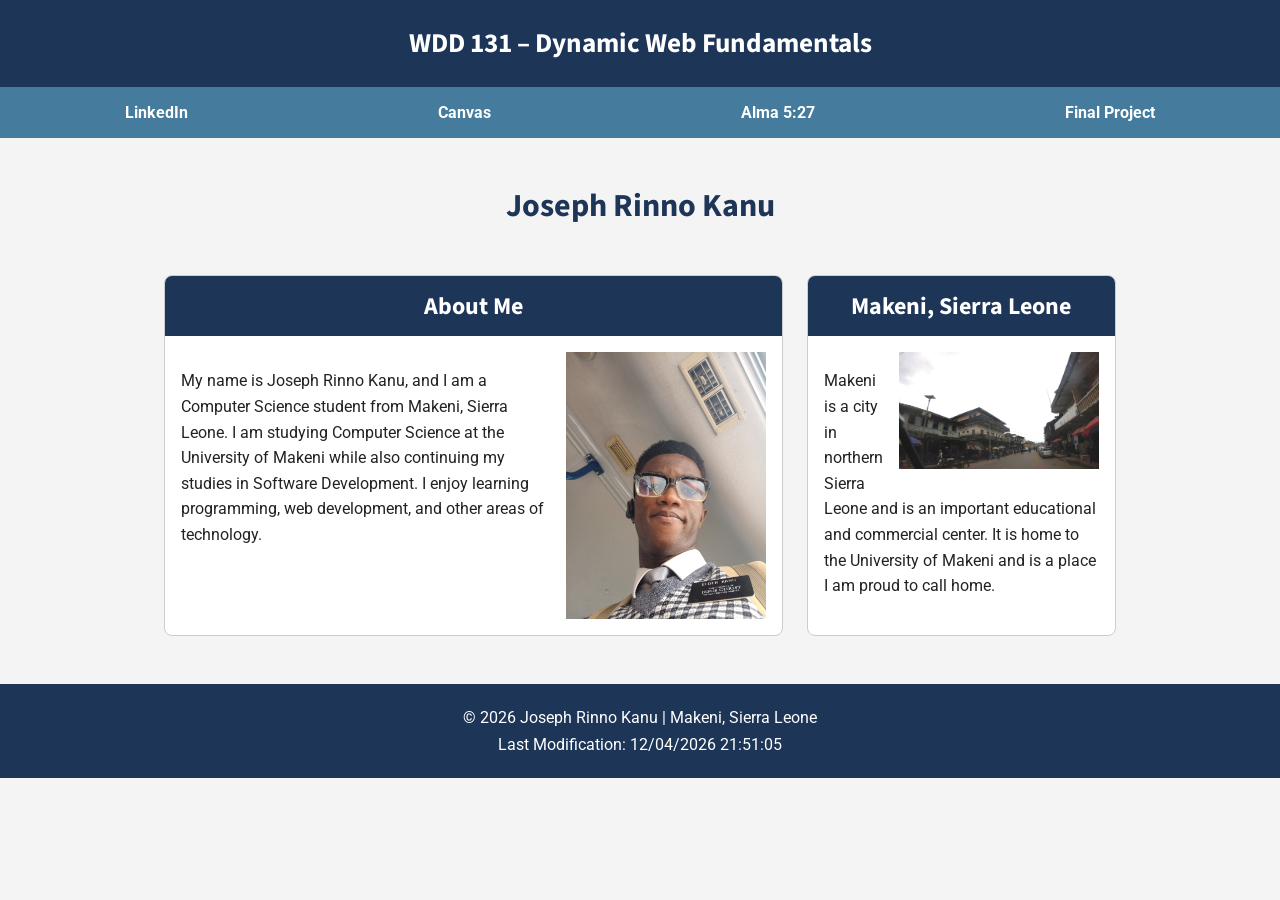
<file: index.html>
<!DOCTYPE html>
<html lang="en">
<head>
    <meta charset="UTF-8">
    <meta name="viewport" content="width=device-width, initial-scale=1.0">

    <title>WDD 131 – Dynamic Web Fundamentals – Joseph Rinno Kanu</title>

    <meta name="description" content="WDD 131 – Dynamic Web Fundamentals course home page for Joseph Rinno Kanu, a Computer Science student from Makeni, Sierra Leone.">

    <meta name="author" content="Joseph Rinno Kanu">

    <link rel="stylesheet" href="styles/base.css">

    <script src="scripts/getdates.js" defer></script>
</head>

<body>

    <header>
        <span id="course-title">WDD 131 – Dynamic Web Fundamentals</span>

        <nav>
            <a href="https://www.linkedin.com/in/morinno-josie-kanu-959b1b407/" target="_blank">LinkedIn</a>

            <a href="https://byupw.instructure.com/" target="_blank">Canvas</a>

            <a href="https://www.churchofjesuschrist.org/study/scriptures/bofm/alma/5?lang=eng&id=p27#p27" target="_blank">Alma 5:27</a>

            <a href="#">Final Project</a>
        </nav>
    </header>

    <main>

        <h1>Joseph Rinno Kanu</h1>

        <section class="card">
            <h2>About Me</h2>

            <img src="images/profile.jpg" alt="Joseph Rinno Kanu">

            <p>
                My name is Joseph Rinno Kanu, and I am a Computer Science student
                from Makeni, Sierra Leone. I am studying Computer Science at the
                University of Makeni while also continuing my studies in Software
                Development. I enjoy learning programming, web development, and
                other areas of technology.
            </p>
        </section>

        <section class="card">
            <h2>Makeni, Sierra Leone</h2>

            <img src="images/makeni.jpg" alt="A view of Makeni, Sierra Leone">

            <p>
                Makeni is a city in northern Sierra Leone and is an important
                educational and commercial center. It is home to the University
                of Makeni and is a place I am proud to call home.
            </p>
        </section>

    </main>

    <footer>

        <p>
            © <span id="currentyear"></span>
            Joseph Rinno Kanu | Makeni, Sierra Leone
        </p>

        <p id="lastModified"></p>

    </footer>

</body>
</html>
</file>
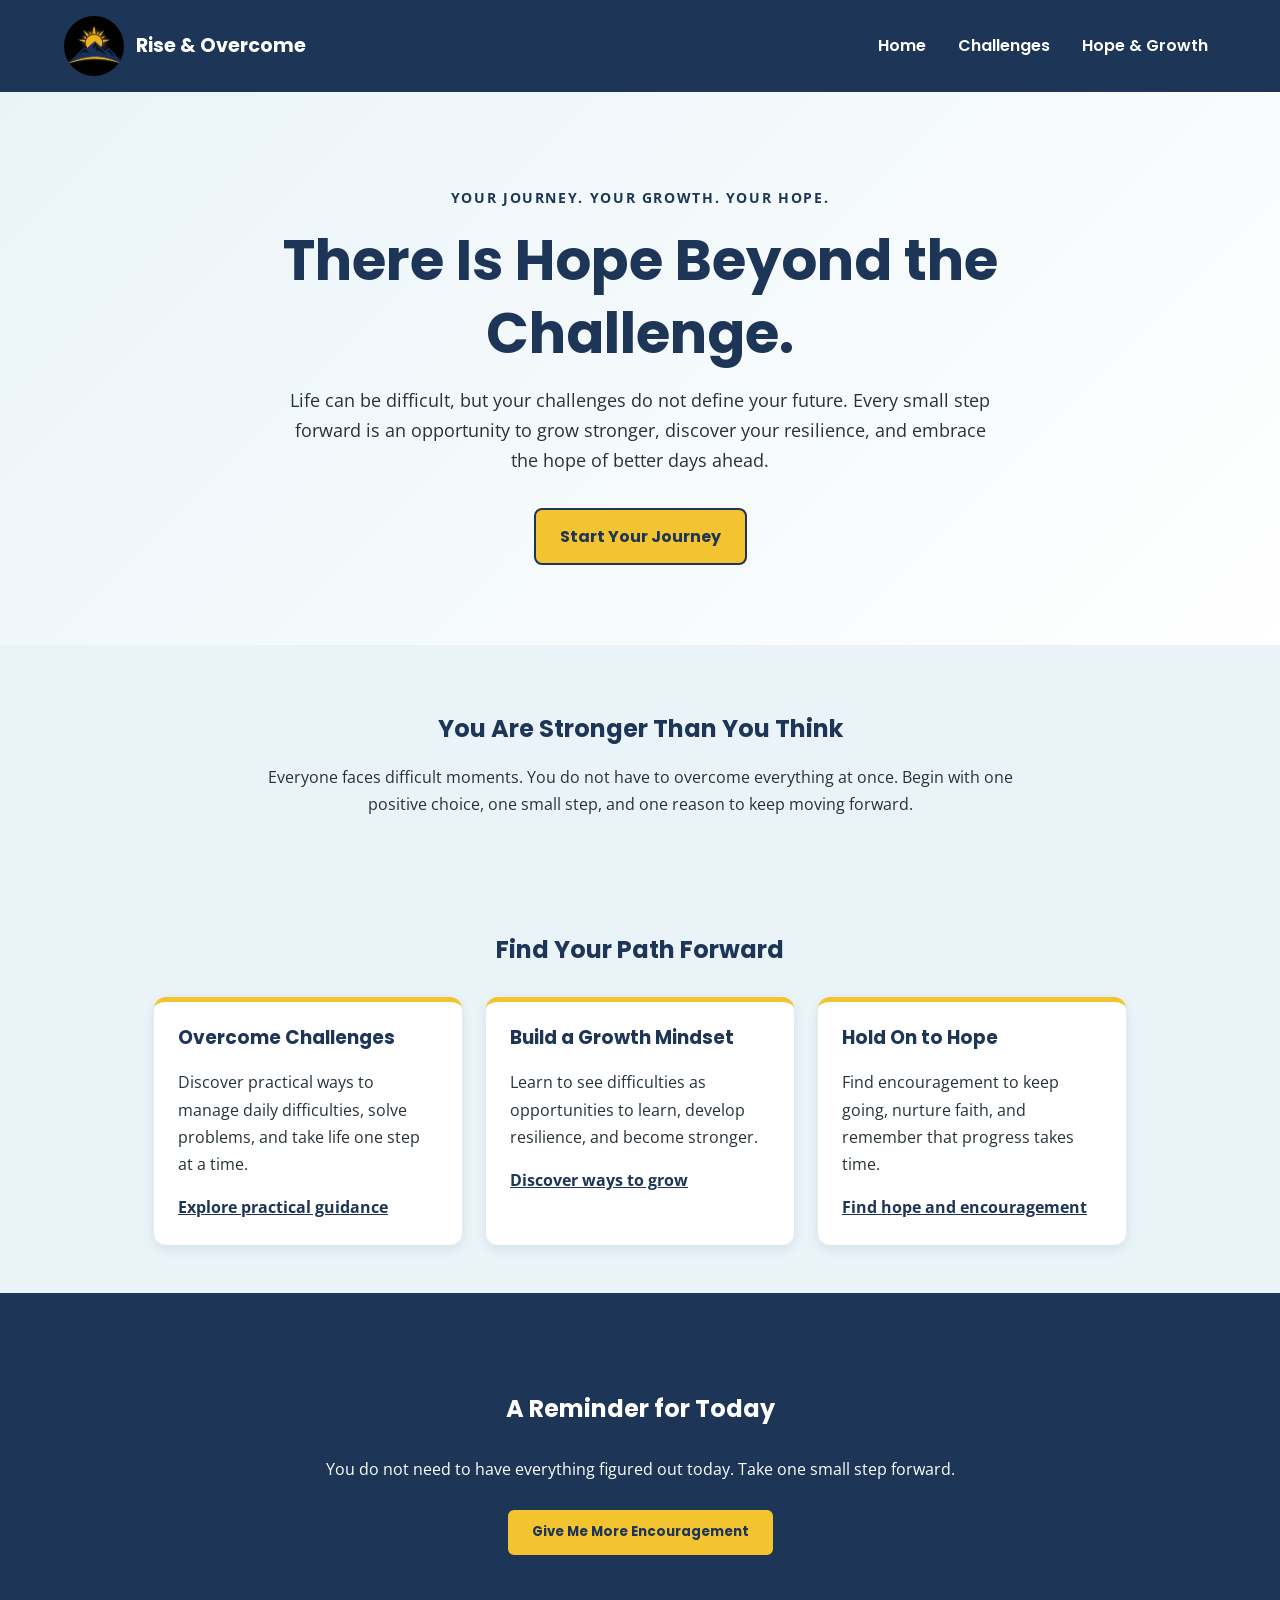
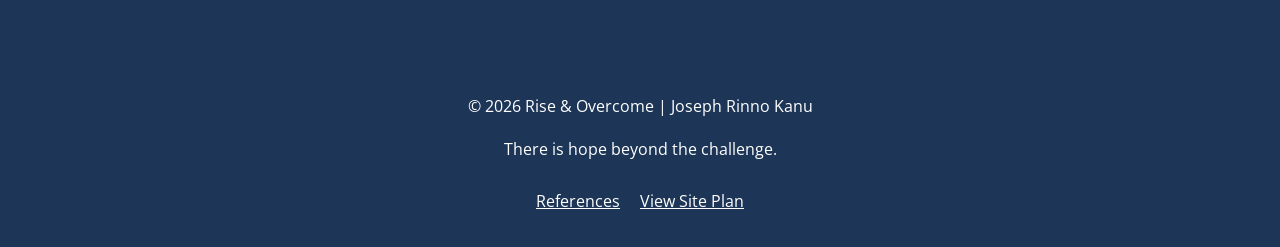
<file: project/index.html>
<!DOCTYPE html>
<html lang="en">
<head>
    <meta charset="UTF-8">
    <meta name="viewport" content="width=device-width, initial-scale=1.0">
    <meta name="description" content="Rise & Overcome offers encouragement and practical guidance to help you build resilience, maintain hope, and overcome life's challenges.">
    <meta name="author" content="Joseph Rinno Kanu">
    <title>Rise & Overcome | There Is Hope Beyond the Challenge</title>

    <link rel="preconnect" href="https://fonts.googleapis.com">
    <link rel="preconnect" href="https://fonts.gstatic.com" crossorigin>
    <link href="https://fonts.googleapis.com/css2?family=Open+Sans:wght@400;600;700&family=Poppins:wght@400;600;700&display=swap" rel="stylesheet">

    <link rel="stylesheet" href="styles/site.css">
    <script src="scripts/site.js" defer></script>
</head>

<body>
    <header>
        <div class="header-content">
            <a class="logo-link" href="index.html">
                <img src="logo.png" alt="Rise & Overcome logo" width="70" height="70">
                <span>Rise & Overcome</span>
            </a>

            <nav aria-label="Main navigation">
                <a href="index.html" aria-current="page">Home</a>
                <a href="challenges.html">Challenges</a>
                <a href="growth.html">Hope & Growth</a>
            </nav>
        </div>
    </header>

    <main>
        <section class="hero">
            <div class="hero-content">
                <p class="eyebrow">YOUR JOURNEY. YOUR GROWTH. YOUR HOPE.</p>

                <h1>There Is Hope Beyond the Challenge.</h1>

                <p class="hero-text">
                    Life can be difficult, but your challenges do not define
                    your future. Every small step forward is an opportunity
                    to grow stronger, discover your resilience, and embrace
                    the hope of better days ahead.
                </p>

                <a class="button" href="challenges.html">Start Your Journey</a>
            </div>
        </section>

        <section class="welcome section-container">
            <h2>You Are Stronger Than You Think</h2>

            <p>
                Everyone faces difficult moments. You do not have to overcome
                everything at once. Begin with one positive choice, one small
                step, and one reason to keep moving forward.
            </p>
        </section>

        <section class="pathways section-container">
            <h2>Find Your Path Forward</h2>

            <div class="card-grid">
                <article class="pathway-card">
                    <h3>Overcome Challenges</h3>
                    <p>
                        Discover practical ways to manage daily difficulties,
                        solve problems, and take life one step at a time.
                    </p>
                    <a href="challenges.html">Explore practical guidance</a>
                </article>

                <article class="pathway-card">
                    <h3>Build a Growth Mindset</h3>
                    <p>
                        Learn to see difficulties as opportunities to learn,
                        develop resilience, and become stronger.
                    </p>
                    <a href="growth.html">Discover ways to grow</a>
                </article>

                <article class="pathway-card">
                    <h3>Hold On to Hope</h3>
                    <p>
                        Find encouragement to keep going, nurture faith,
                        and remember that progress takes time.
                    </p>
                    <a href="growth.html">Find hope and encouragement</a>
                </article>
            </div>
        </section>

        <section class="daily-encouragement">
            <div class="section-container">
                <h2>A Reminder for Today</h2>
                <p id="encouragement">
                    You do not need to have everything figured out today.
                    Take one small step forward.
                </p>
                <button id="encouragement-button" type="button">
                    Give Me More Encouragement
                </button>
            </div>
        </section>
    </main>

    <footer>
        <p>&copy; <span id="current-year"></span> Rise & Overcome | Joseph Rinno Kanu</p>
        <p>There is hope beyond the challenge.</p>
        <a href="references.html">References</a>
        <a href="siteplan.html">View Site Plan</a>
    </footer>
</body>
</html>
</file>
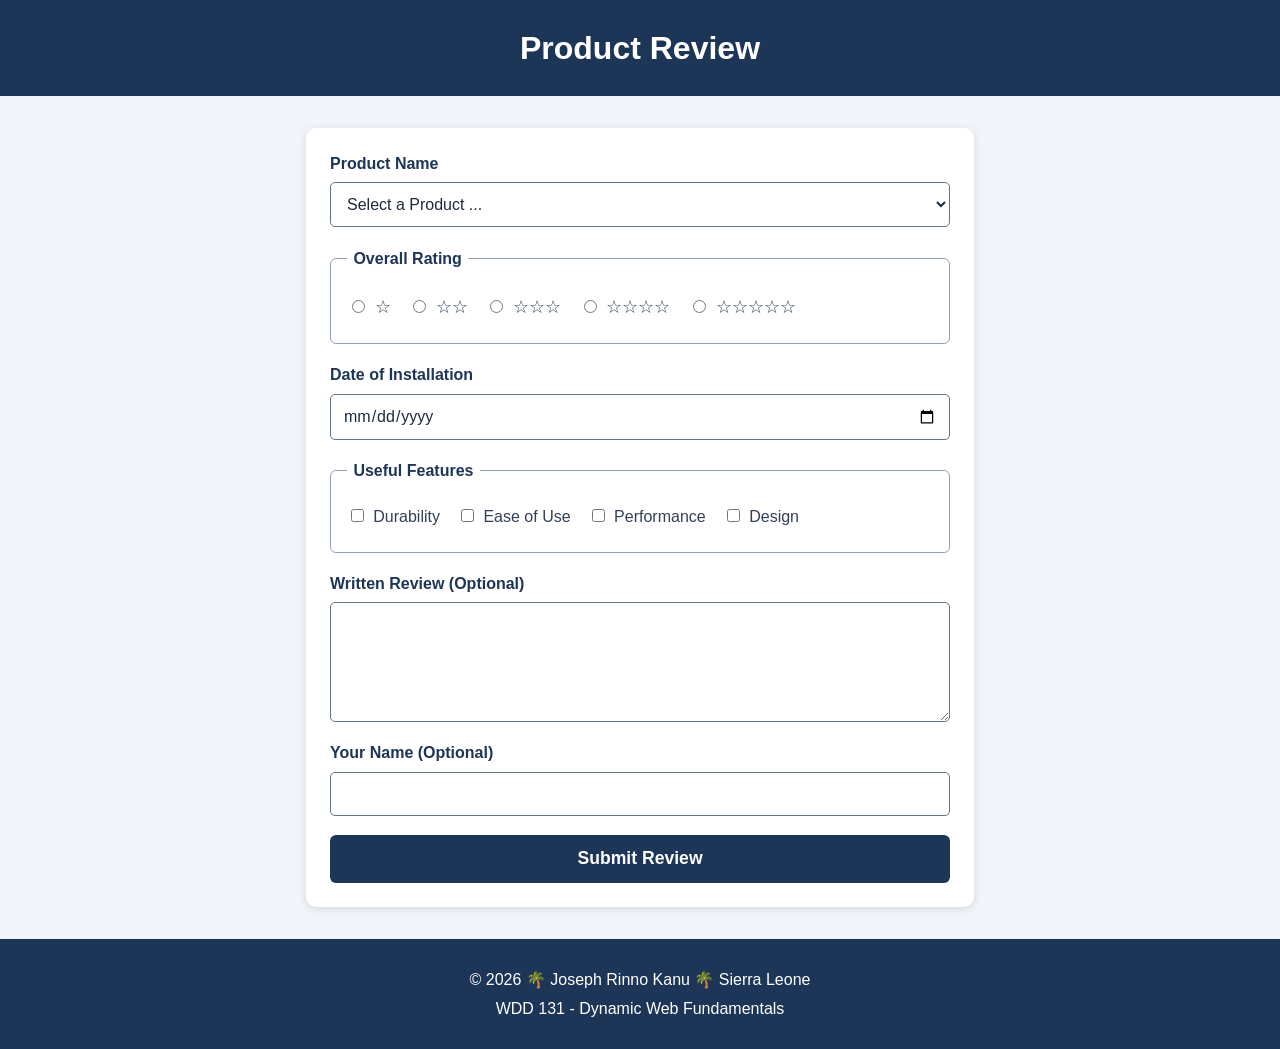
<file: form.html>
<!DOCTYPE html>
<html lang="en">
<head>
    <meta charset="UTF-8">
    <meta name="viewport" content="width=device-width, initial-scale=1.0">

    <meta name="description" content="Complete this product review form to rate a product, share useful features, and provide feedback about your experience.">
    <meta name="author" content="Joseph Rinno Kanu">

    <title>Product Review Form</title>

    <link rel="stylesheet" href="styles/form.css">
    <script src="scripts/form.js" defer></script>
</head>

<body>
    <header>
        <h1>Product Review</h1>
    </header>

    <main>
        <form method="get" action="review.html">

            <label for="productName">Product Name</label>
            <select id="productName" name="productName" required>
                <option value="" disabled selected>Select a Product ...</option>
            </select>

            <fieldset>
                <legend>Overall Rating</legend>

                <label for="rating1">
                    <input type="radio" id="rating1" name="rating" value="1" required>
                    ☆
                </label>

                <label for="rating2">
                    <input type="radio" id="rating2" name="rating" value="2" required>
                    ☆☆
                </label>

                <label for="rating3">
                    <input type="radio" id="rating3" name="rating" value="3" required>
                    ☆☆☆
                </label>

                <label for="rating4">
                    <input type="radio" id="rating4" name="rating" value="4" required>
                    ☆☆☆☆
                </label>

                <label for="rating5">
                    <input type="radio" id="rating5" name="rating" value="5" required>
                    ☆☆☆☆☆
                </label>
            </fieldset>

            <label for="installationDate">Date of Installation</label>
            <input type="date" id="installationDate" name="installationDate" required>

            <fieldset>
                <legend>Useful Features</legend>

                <label for="durability">
                    <input type="checkbox" id="durability" name="features" value="Durability">
                    Durability
                </label>

                <label for="easeOfUse">
                    <input type="checkbox" id="easeOfUse" name="features" value="Ease of Use">
                    Ease of Use
                </label>

                <label for="performance">
                    <input type="checkbox" id="performance" name="features" value="Performance">
                    Performance
                </label>

                <label for="design">
                    <input type="checkbox" id="design" name="features" value="Design">
                    Design
                </label>
            </fieldset>

            <label for="writtenReview">
                Written Review <span>(Optional)</span>
            </label>
            <textarea id="writtenReview" name="writtenReview"></textarea>

            <label for="userName">
                Your Name <span>(Optional)</span>
            </label>
            <input type="text" id="userName" name="userName">

            <input type="submit" value="Submit Review">

        </form>
    </main>

    <footer>
        <p>&copy; 2026 🌴 Joseph Rinno Kanu 🌴 Sierra Leone</p>
        <p>WDD 131 - Dynamic Web Fundamentals</p>
    </footer>
</body>
</html>
</file>
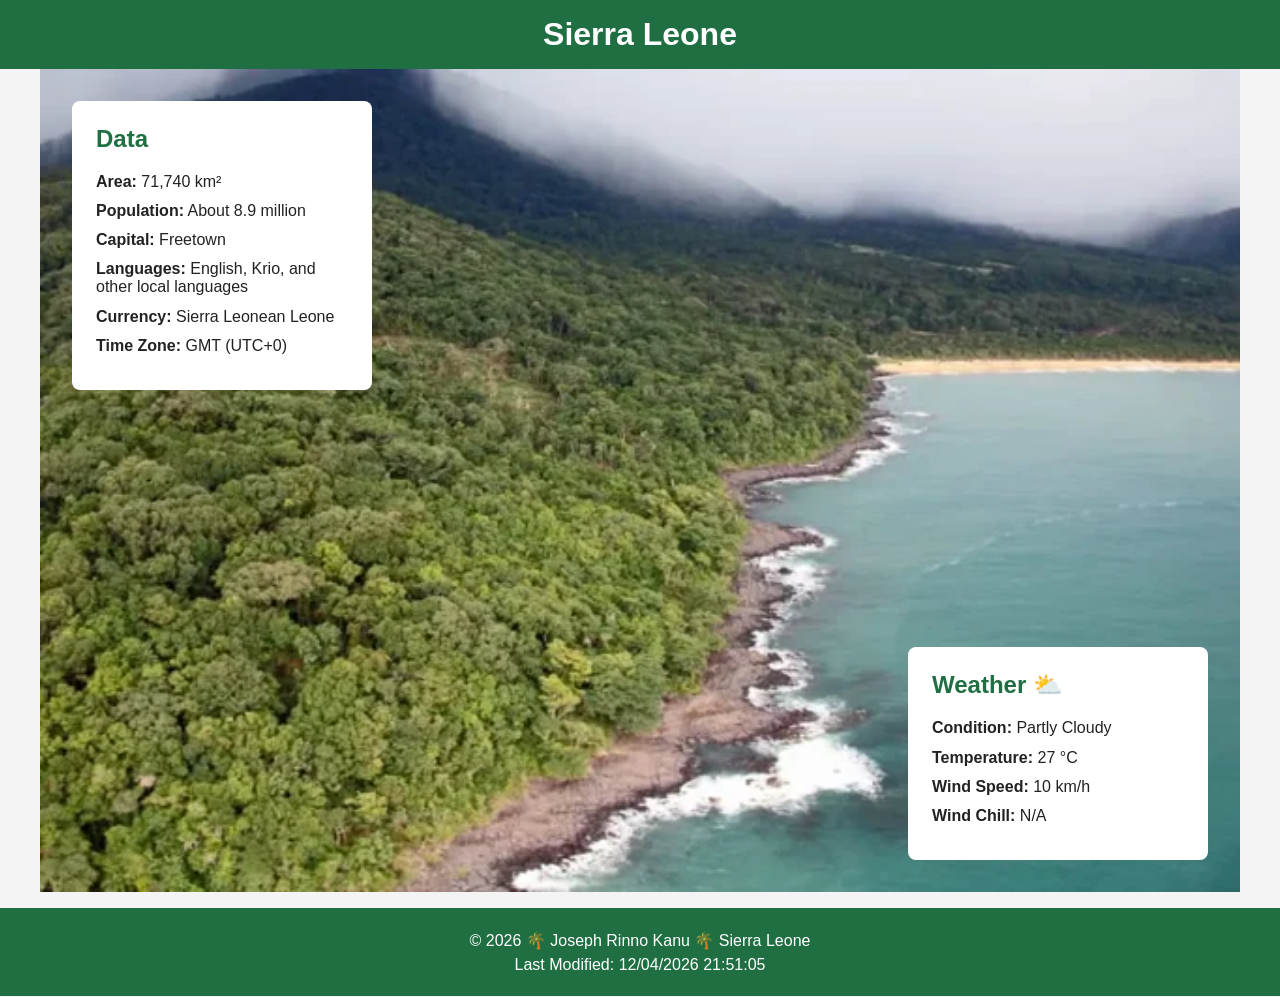
<file: place.html>
<!DOCTYPE html>
<html lang="en">
<head>
    <meta charset="UTF-8">
    <meta name="viewport" content="width=device-width, initial-scale=1.0">

    <meta name="description" content="Learn about Sierra Leone, its location, culture, and weather.">
    <meta name="author" content="Joseph Rinno Kanu">

    <title>Sierra Leone | WDD 131</title>

    <link rel="stylesheet" href="styles/place.css">
    <script src="scripts/place.js" defer></script>
</head>

<body>
    <header>
        <h1>Sierra Leone</h1>
    </header>

    <main>
    <picture>
    <source srcset="images/sierra-leone-large.webp" media="(min-width: 768px)">
    <img src="images/sierra-leone-small.webp" alt="Coastal landscape in Sierra Leone">
</picture>
    <section class="data">
    <h2>Data</h2>

    <p><strong>Area:</strong> 71,740 km²</p>
    <p><strong>Population:</strong> About 8.9 million</p>
    <p><strong>Capital:</strong> Freetown</p>
    <p><strong>Languages:</strong> English, Krio, and other local languages</p>
    <p><strong>Currency:</strong> Sierra Leonean Leone</p>
    <p><strong>Time Zone:</strong> GMT (UTC+0)</p>
    </section>

    <section class="weather">
    <h2>Weather</h2>

    <img src="images/weather.svg" alt="Partly cloudy weather">

    <p><strong>Condition:</strong> Partly Cloudy</p>
    <p><strong>Temperature:</strong> 27 °C</p>
    <p><strong>Wind Speed:</strong> 10 km/h</p>
    <p><strong>Wind Chill:</strong> <span id="windchill">N/A</span></p>
</section>
</main>


    <footer>
    <p>&copy; <span id="currentyear"></span> 🌴 Joseph Rinno Kanu 🌴 Sierra Leone</p>
    <p>Last Modified: <span id="lastmodified"></span></p>
</footer>
        
</body>
</html>
</file>
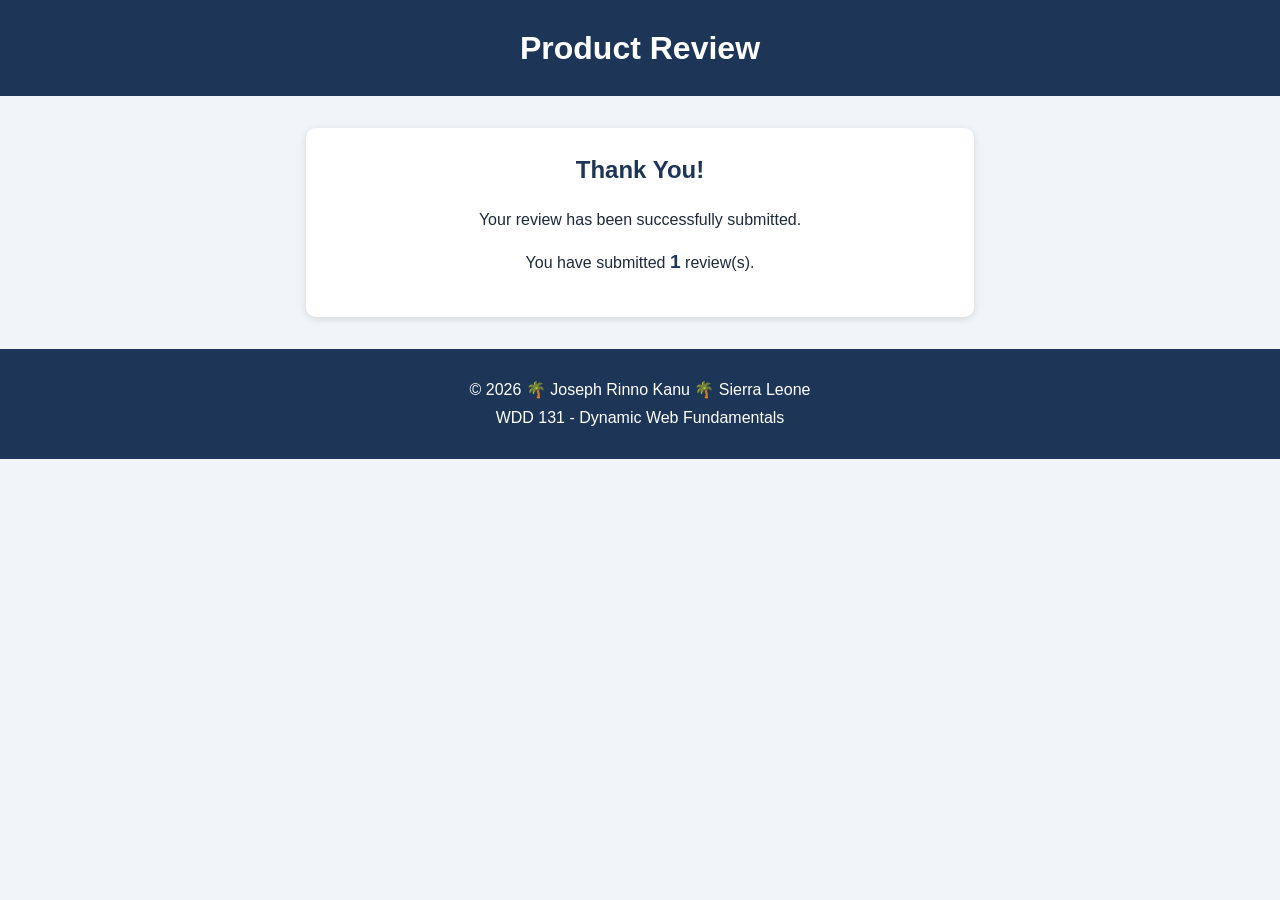
<file: review.html>
<!DOCTYPE html>
<html lang="en">
<head>
    <meta charset="UTF-8">
    <meta name="viewport" content="width=device-width, initial-scale=1.0">

    <meta name="description" content="Product review confirmation page for WDD 131.">
    <meta name="author" content="Joseph Rinno Kanu">

    <title>Review Submitted</title>

    <link rel="stylesheet" href="styles/form.css">
    <script src="scripts/review.js" defer></script>
</head>

<body>
    <header>
        <h1>Product Review</h1>
    </header>

    <main>
        <section class="confirmation">
            <h2>Thank You!</h2>
            <p>Your review has been successfully submitted.</p>

            <p>
                You have submitted
                <span id="reviewCount">0</span>
                review(s).
            </p>
        </section>
    </main>

    <footer>
        <p>&copy; 2026 🌴 Joseph Rinno Kanu 🌴 Sierra Leone</p>
        <p>WDD 131 - Dynamic Web Fundamentals</p>
    </footer>
</body>
</html>
</file>
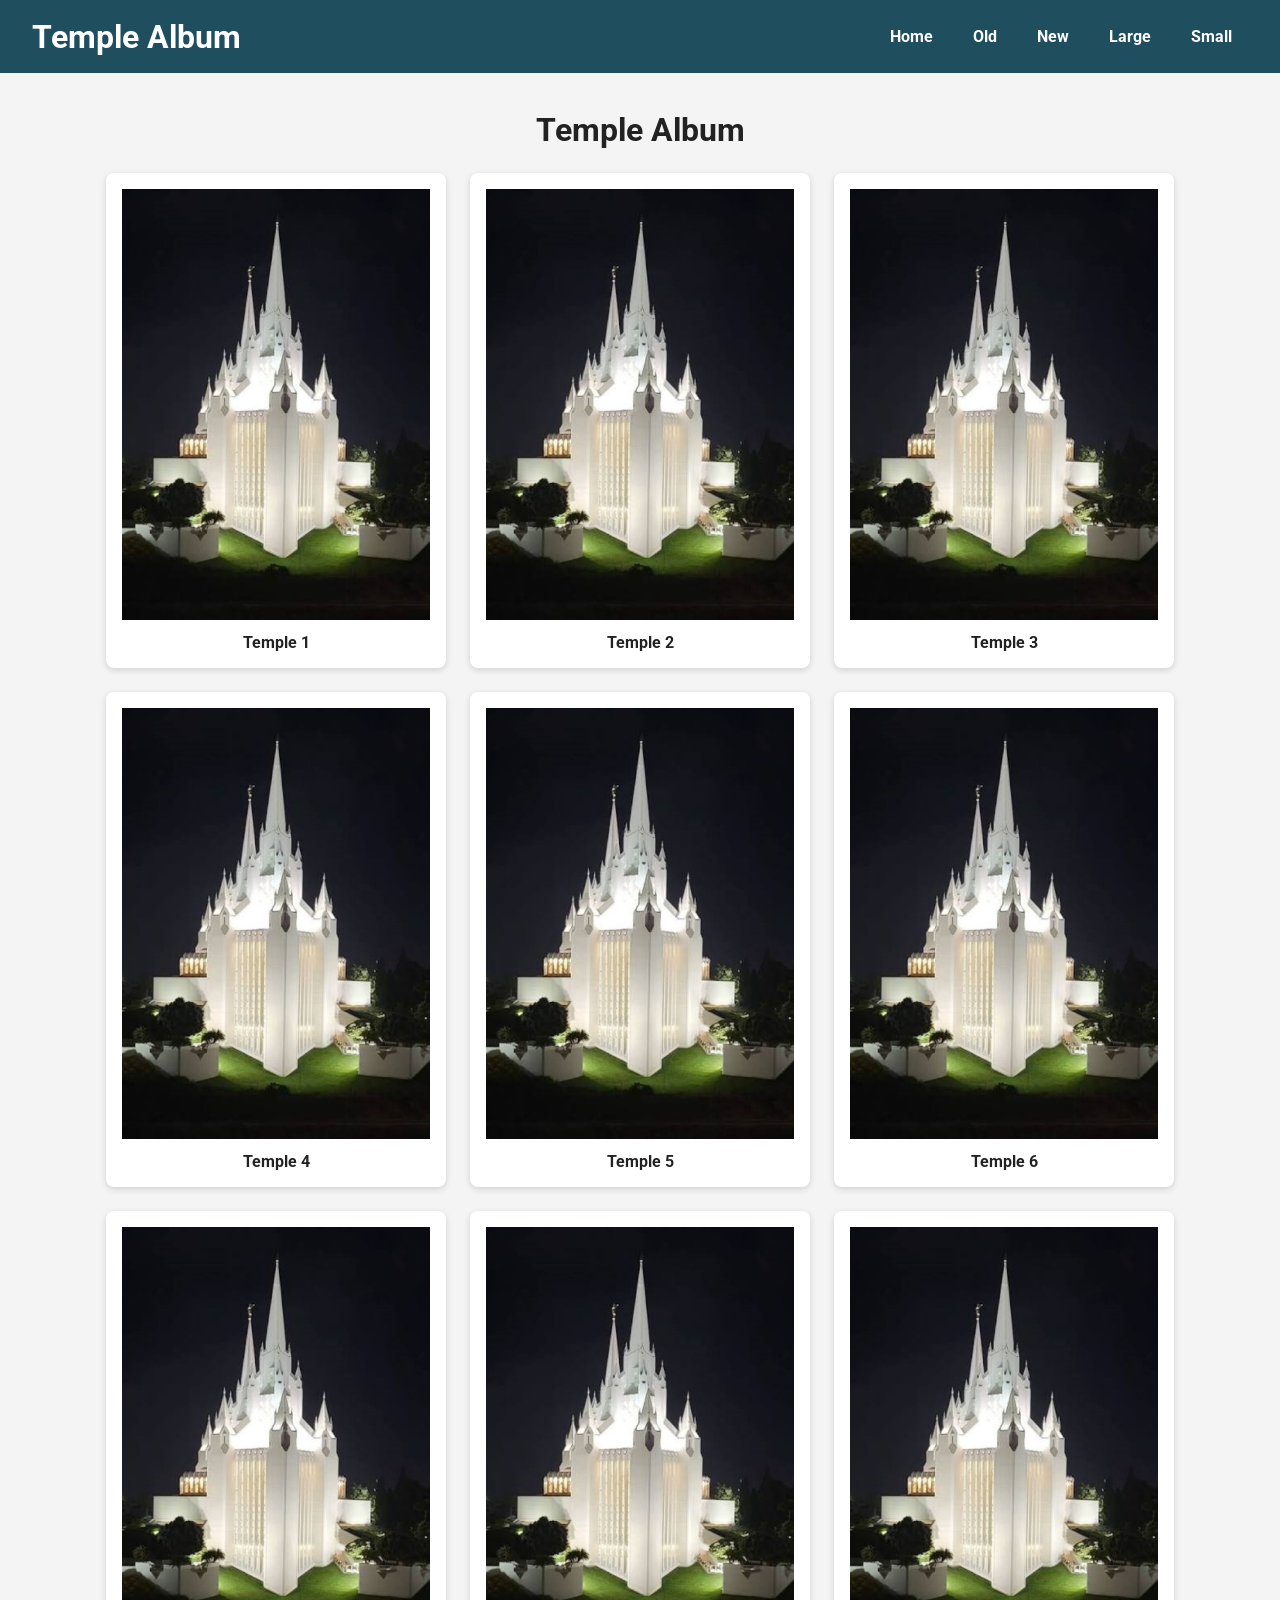
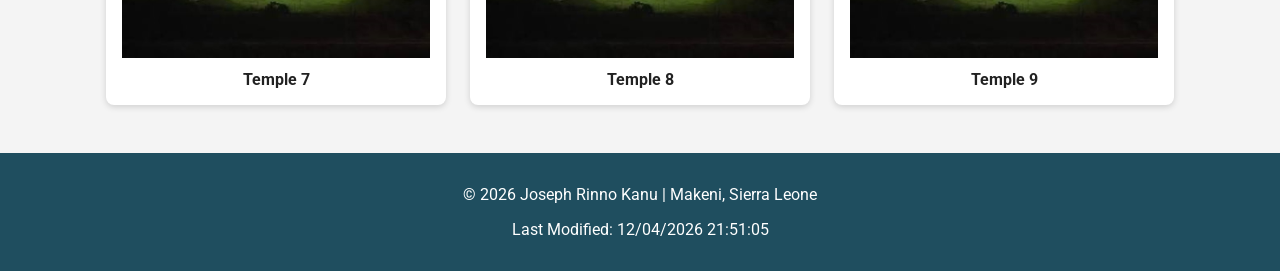
<file: temples.html>
<!DOCTYPE html>
<html lang="en">
<head>
    <meta charset="UTF-8">
    <meta name="viewport" content="width=device-width, initial-scale=1.0">
    <meta name="description" content="Temple Album featuring temples from around the world">
    <meta name="author" content="Joseph Rinno Kanu">

    <title>Temple Album</title>

    <link rel="preconnect" href="https://fonts.googleapis.com">
<link rel="preconnect" href="https://fonts.gstatic.com" crossorigin>
<link href="https://fonts.googleapis.com/css2?family=Roboto:wght@400;700&display=swap" rel="stylesheet">

    <link rel="stylesheet" href="styles/temples.css">
    <link rel="stylesheet" href="styles/temples-large.css">

    <script src="scripts/temples.js" defer></script>
</head>

<body>
    <header>
    <div class="site-title">Temple Album</div>

    <button id="menu-button" aria-label="Open navigation menu">☰</button>

    <nav id="nav-menu">
        <a href="#">Home</a>
        <a href="#">Old</a>
        <a href="#">New</a>
        <a href="#">Large</a>
        <a href="#">Small</a>
    </nav>
</header>

<main>
    <h1>Temple Album</h1>

    <section class="temple-grid">

        <figure>
            <img src="images/temple.jpg" alt="Temple">
            <figcaption>Temple 1</figcaption>
        </figure>

        <figure>
            <img src="images/temple.jpg" alt="Temple">
            <figcaption>Temple 2</figcaption>
        </figure>

        <figure>
            <img src="images/temple.jpg" alt="Temple">
            <figcaption>Temple 3</figcaption>
        </figure>

        <figure>
            <img src="images/temple.jpg" alt="Temple">
            <figcaption>Temple 4</figcaption>
        </figure>

        <figure>
            <img src="images/temple.jpg" alt="Temple">
            <figcaption>Temple 5</figcaption>
        </figure>

        <figure>
            <img src="images/temple.jpg" alt="Temple">
            <figcaption>Temple 6</figcaption>
        </figure>

        <figure>
            <img src="images/temple.jpg" alt="Temple">
            <figcaption>Temple 7</figcaption>
        </figure>

        <figure>
            <img src="images/temple.jpg" alt="Temple">
            <figcaption>Temple 8</figcaption>
        </figure>

        <figure>
            <img src="images/temple.jpg" alt="Temple">
            <figcaption>Temple 9</figcaption>
        </figure>

    </section>
</main>

<footer>
     <p>
            © <span id="currentyear"></span>
            Joseph Rinno Kanu | Makeni, Sierra Leone
        </p>

        <p id="lastModified"></p>

</footer>

</body>
</html>
</file>
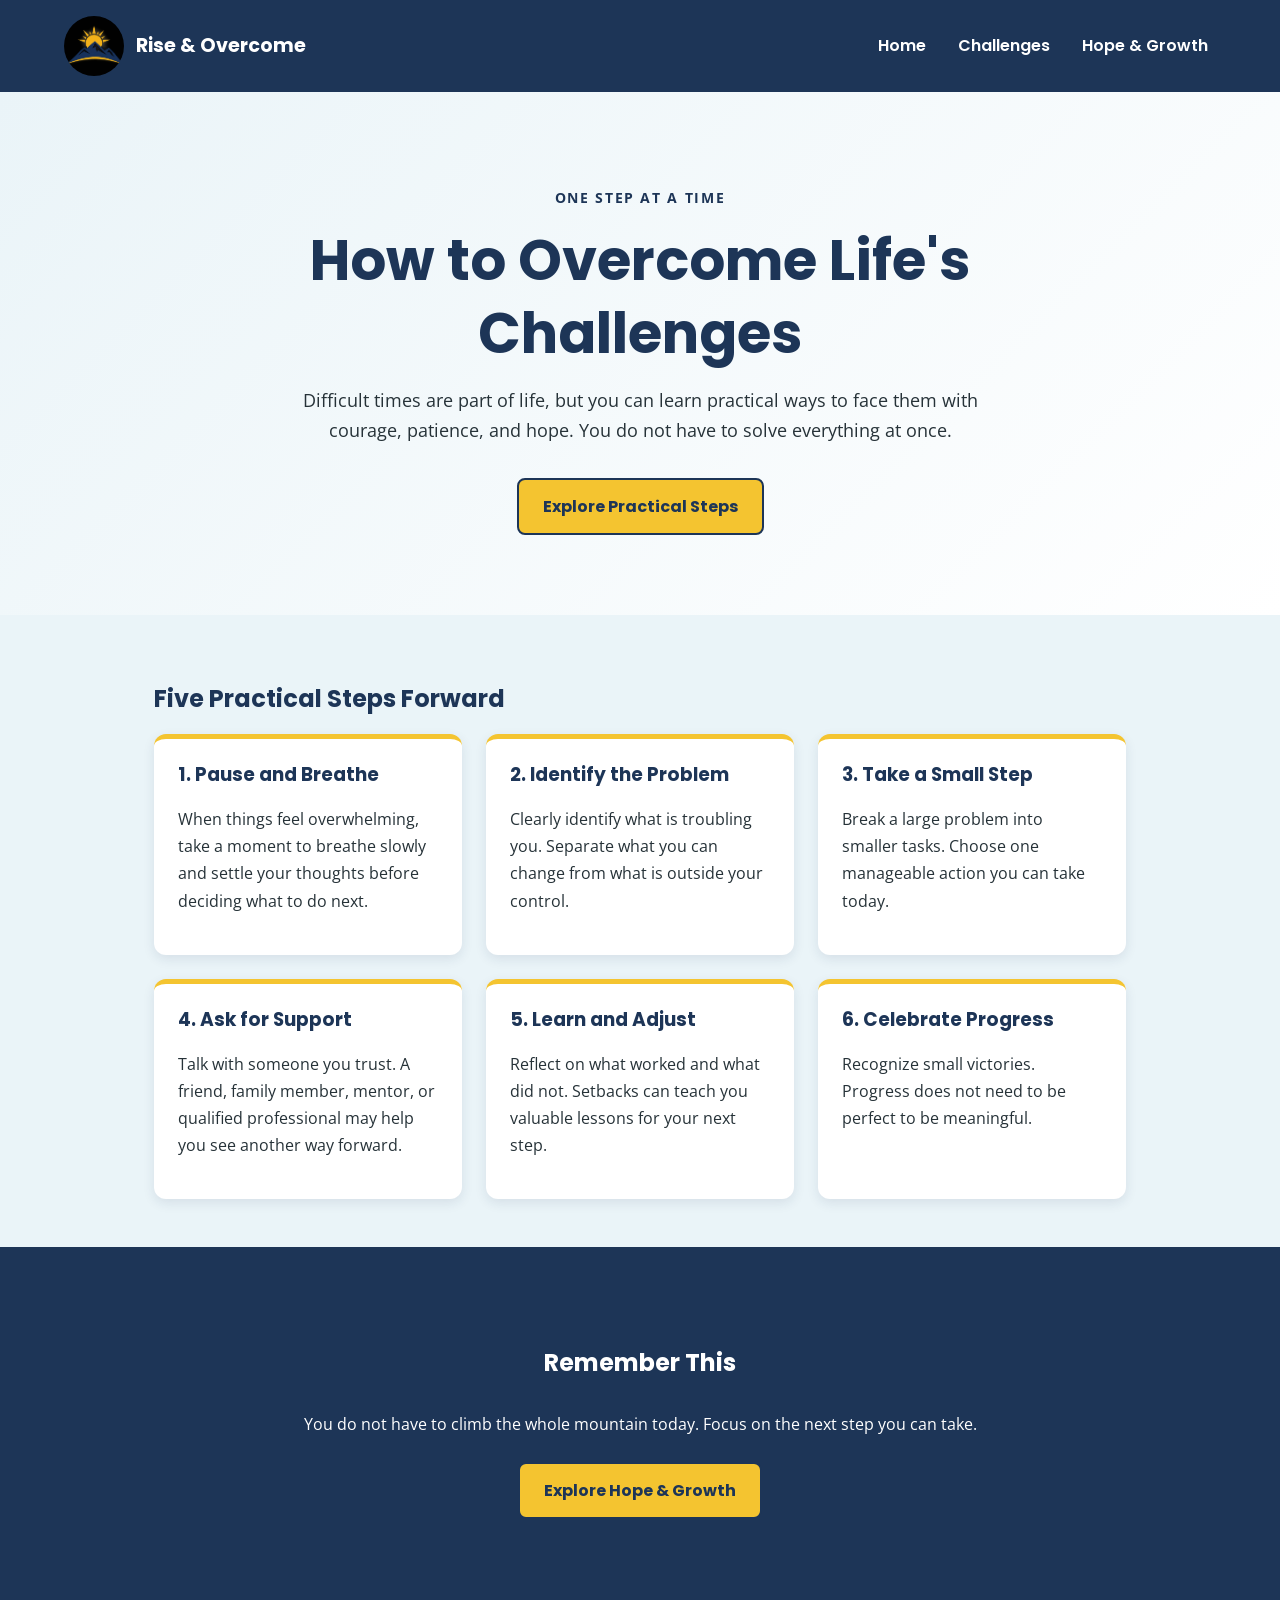
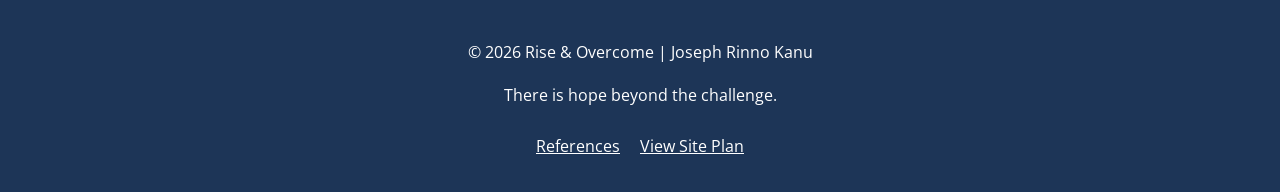
<file: project/challenges.html>
<!DOCTYPE html>
<html lang="en">
<head>
    <meta charset="UTF-8">
    <meta name="viewport" content="width=device-width, initial-scale=1.0">
    <meta name="description" content="Discover practical ways to overcome daily challenges, manage stress, and take small steps toward a better future.">
    <meta name="author" content="Joseph Rinno Kanu">
    <title>Overcoming Challenges | Rise & Overcome</title>

    <link rel="preconnect" href="https://fonts.googleapis.com">
    <link rel="preconnect" href="https://fonts.gstatic.com" crossorigin>
    <link href="https://fonts.googleapis.com/css2?family=Open+Sans:wght@400;600;700&family=Poppins:wght@400;600;700&display=swap" rel="stylesheet">

    <link rel="stylesheet" href="styles/site.css">
</head>
<body>
    <header>
        <div class="header-content">
            <a class="logo-link" href="index.html">
                <img src="logo.png" alt="Rise & Overcome logo" width="70" height="70">
                <span>Rise & Overcome</span>
            </a>

            <nav aria-label="Main navigation">
                <a href="index.html">Home</a>
                <a href="challenges.html" aria-current="page">Challenges</a>
                <a href="growth.html">Hope &amp; Growth</a>
            </nav>
        </div>
    </header>

    <main>
        <section class="hero">
            <div class="hero-content">
                <p class="eyebrow">ONE STEP AT A TIME</p>
                <h1>How to Overcome Life's Challenges</h1>
                <p class="hero-text">
                    Difficult times are part of life, but you can learn
                    practical ways to face them with courage, patience,
                    and hope. You do not have to solve everything at once.
                </p>
                <a class="button" href="#practical-steps">Explore Practical Steps</a>
            </div>
        </section>

        <section id="practical-steps" class="section-container">
            <h2>Five Practical Steps Forward</h2>

            <div class="card-grid">
                <article class="pathway-card">
                    <h3>1. Pause and Breathe</h3>
                    <p>
                        When things feel overwhelming, take a moment to
                        breathe slowly and settle your thoughts before
                        deciding what to do next.
                    </p>
                </article>

                <article class="pathway-card">
                    <h3>2. Identify the Problem</h3>
                    <p>
                        Clearly identify what is troubling you. Separate
                        what you can change from what is outside your control.
                    </p>
                </article>

                <article class="pathway-card">
                    <h3>3. Take a Small Step</h3>
                    <p>
                        Break a large problem into smaller tasks. Choose
                        one manageable action you can take today.
                    </p>
                </article>

                <article class="pathway-card">
                    <h3>4. Ask for Support</h3>
                    <p>
                        Talk with someone you trust. A friend, family member,
                        mentor, or qualified professional may help you see
                        another way forward.
                    </p>
                </article>

                <article class="pathway-card">
                    <h3>5. Learn and Adjust</h3>
                    <p>
                        Reflect on what worked and what did not. Setbacks
                        can teach you valuable lessons for your next step.
                    </p>
                </article>

                <article class="pathway-card">
                    <h3>6. Celebrate Progress</h3>
                    <p>
                        Recognize small victories. Progress does not need
                        to be perfect to be meaningful.
                    </p>
                </article>
            </div>
        </section>

        <section class="daily-encouragement">
            <div class="section-container">
                <h2>Remember This</h2>
                <p>
                    You do not have to climb the whole mountain today.
                    Focus on the next step you can take.
                </p>
                <a class="button" href="growth.html">Explore Hope &amp; Growth</a>
            </div>
        </section>
    </main>

    <footer>
        <p>&copy; <span id="current-year"></span> Rise &amp; Overcome | Joseph Rinno Kanu</p>
        <p>There is hope beyond the challenge.</p>
        <a href="references.html">References</a>
        <a href="siteplan.html">View Site Plan</a>
    </footer>

    <script>
        document.querySelector("#current-year").textContent =
            new Date().getFullYear();
    </script>
</body>
</html>
</file>
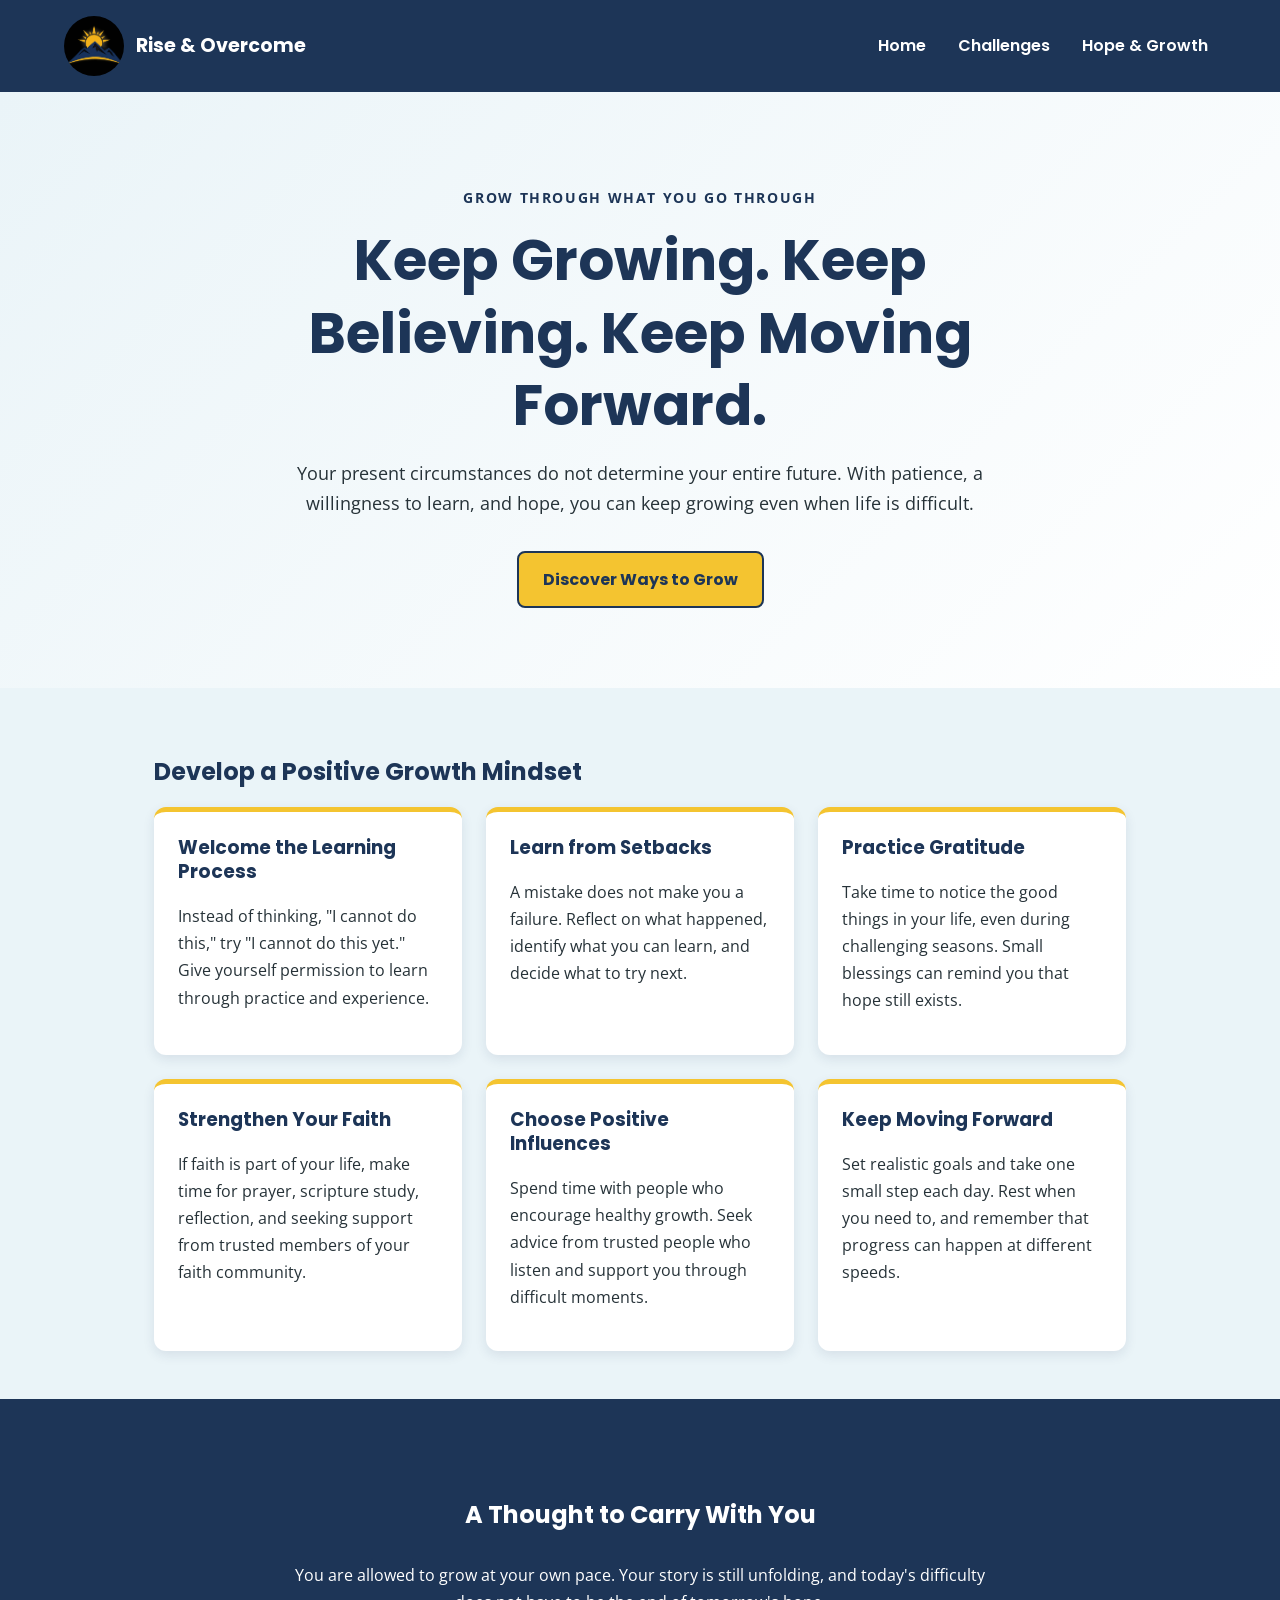
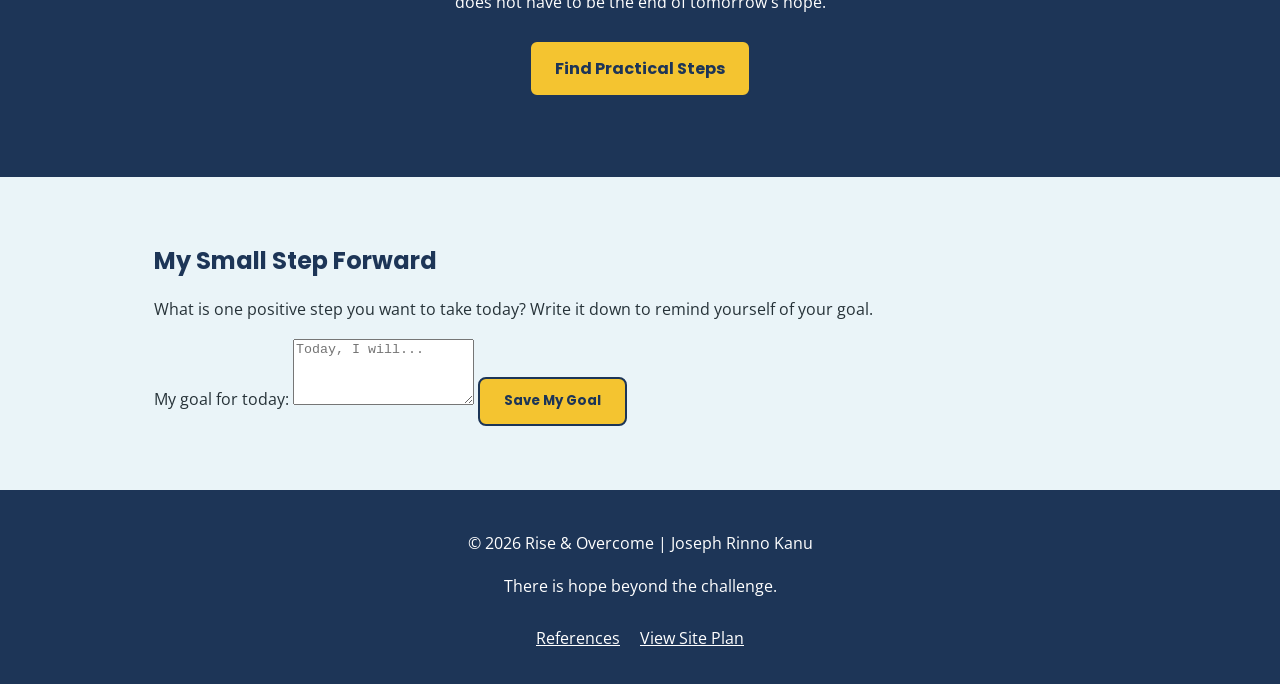
<file: project/growth.html>
<!DOCTYPE html>
<html lang="en">
<head>
    <meta charset="UTF-8">
    <meta name="viewport" content="width=device-width, initial-scale=1.0">
    <meta name="description" content="Discover ways to develop a positive growth mindset, strengthen resilience, nurture faith, and maintain hope during difficult times.">
    <meta name="author" content="Joseph Rinno Kanu">
    <title>Hope & Growth | Rise & Overcome</title>

    <link rel="preconnect" href="https://fonts.googleapis.com">
    <link rel="preconnect" href="https://fonts.gstatic.com" crossorigin>
    <link href="https://fonts.googleapis.com/css2?family=Open+Sans:wght@400;600;700&family=Poppins:wght@400;600;700&display=swap" rel="stylesheet">

    <link rel="stylesheet" href="styles/site.css">
</head>

<body>
    <header>
        <div class="header-content">
            <a class="logo-link" href="index.html">
                <img src="logo.png" alt="Rise & Overcome logo" width="70" height="70">
                <span>Rise &amp; Overcome</span>
            </a>

            <nav aria-label="Main navigation">
                <a href="index.html">Home</a>
                <a href="challenges.html">Challenges</a>
                <a href="growth.html" aria-current="page">Hope &amp; Growth</a>
            </nav>
        </div>
    </header>

    <main>
        <section class="hero">
            <div class="hero-content">
                <p class="eyebrow">GROW THROUGH WHAT YOU GO THROUGH</p>
                <h1>Keep Growing. Keep Believing. Keep Moving Forward.</h1>
                <p class="hero-text">
                    Your present circumstances do not determine your entire
                    future. With patience, a willingness to learn, and hope,
                    you can keep growing even when life is difficult.
                </p>
                <a class="button" href="#growth-practices">Discover Ways to Grow</a>
            </div>
        </section>

        <section id="growth-practices" class="section-container">
            <h2>Develop a Positive Growth Mindset</h2>

            <div class="card-grid">
                <article class="pathway-card">
                    <h3>Welcome the Learning Process</h3>
                    <p>
                        Instead of thinking, "I cannot do this," try
                        "I cannot do this yet." Give yourself permission
                        to learn through practice and experience.
                    </p>
                </article>

                <article class="pathway-card">
                    <h3>Learn from Setbacks</h3>
                    <p>
                        A mistake does not make you a failure. Reflect on
                        what happened, identify what you can learn, and
                        decide what to try next.
                    </p>
                </article>

                <article class="pathway-card">
                    <h3>Practice Gratitude</h3>
                    <p>
                        Take time to notice the good things in your life,
                        even during challenging seasons. Small blessings
                        can remind you that hope still exists.
                    </p>
                </article>

                <article class="pathway-card">
                    <h3>Strengthen Your Faith</h3>
                    <p>
                        If faith is part of your life, make time for prayer,
                        scripture study, reflection, and seeking support
                        from trusted members of your faith community.
                    </p>
                </article>

                <article class="pathway-card">
                    <h3>Choose Positive Influences</h3>
                    <p>
                        Spend time with people who encourage healthy growth.
                        Seek advice from trusted people who listen and
                        support you through difficult moments.
                    </p>
                </article>

                <article class="pathway-card">
                    <h3>Keep Moving Forward</h3>
                    <p>
                        Set realistic goals and take one small step each day.
                        Rest when you need to, and remember that progress
                        can happen at different speeds.
                    </p>
                </article>
            </div>
        </section>

        <section class="daily-encouragement">
            <div class="section-container">
                <h2>A Thought to Carry With You</h2>
                <p>
                    You are allowed to grow at your own pace. Your story
                    is still unfolding, and today's difficulty does not
                    have to be the end of tomorrow's hope.
                </p>
                <a class="button" href="challenges.html">Find Practical Steps</a>
            </div>
        </section>
    </main>
   <section class="reflection section-container">
            <h2>My Small Step Forward</h2>

            <p>
                What is one positive step you want to take today?
                Write it down to remind yourself of your goal.
            </p>

            <form id="goal-form">
                <label for="daily-goal">My goal for today:</label>

                <textarea
                    id="daily-goal"
                    name="daily-goal"
                    rows="4"
                    maxlength="300"
                    placeholder="Today, I will..."
                    required
                ></textarea>

                <button id="save-goal" type="submit">
                    Save My Goal
                </button>

                <p id="save-message" role="status" aria-live="polite"></p>
            </form>
        </section>
    </main>

    <footer>
        <p>&copy; <span id="current-year"></span> Rise &amp; Overcome | Joseph Rinno Kanu</p>
        <p>There is hope beyond the challenge.</p>
        <a href="references.html">References</a>
        <a href="siteplan.html">View Site Plan</a>
    </footer>

    <script>
    document.querySelector("#current-year").textContent =
        new Date().getFullYear();
</script>

<script src="scripts/site.js" defer></script>
</body>
</html>
</file>
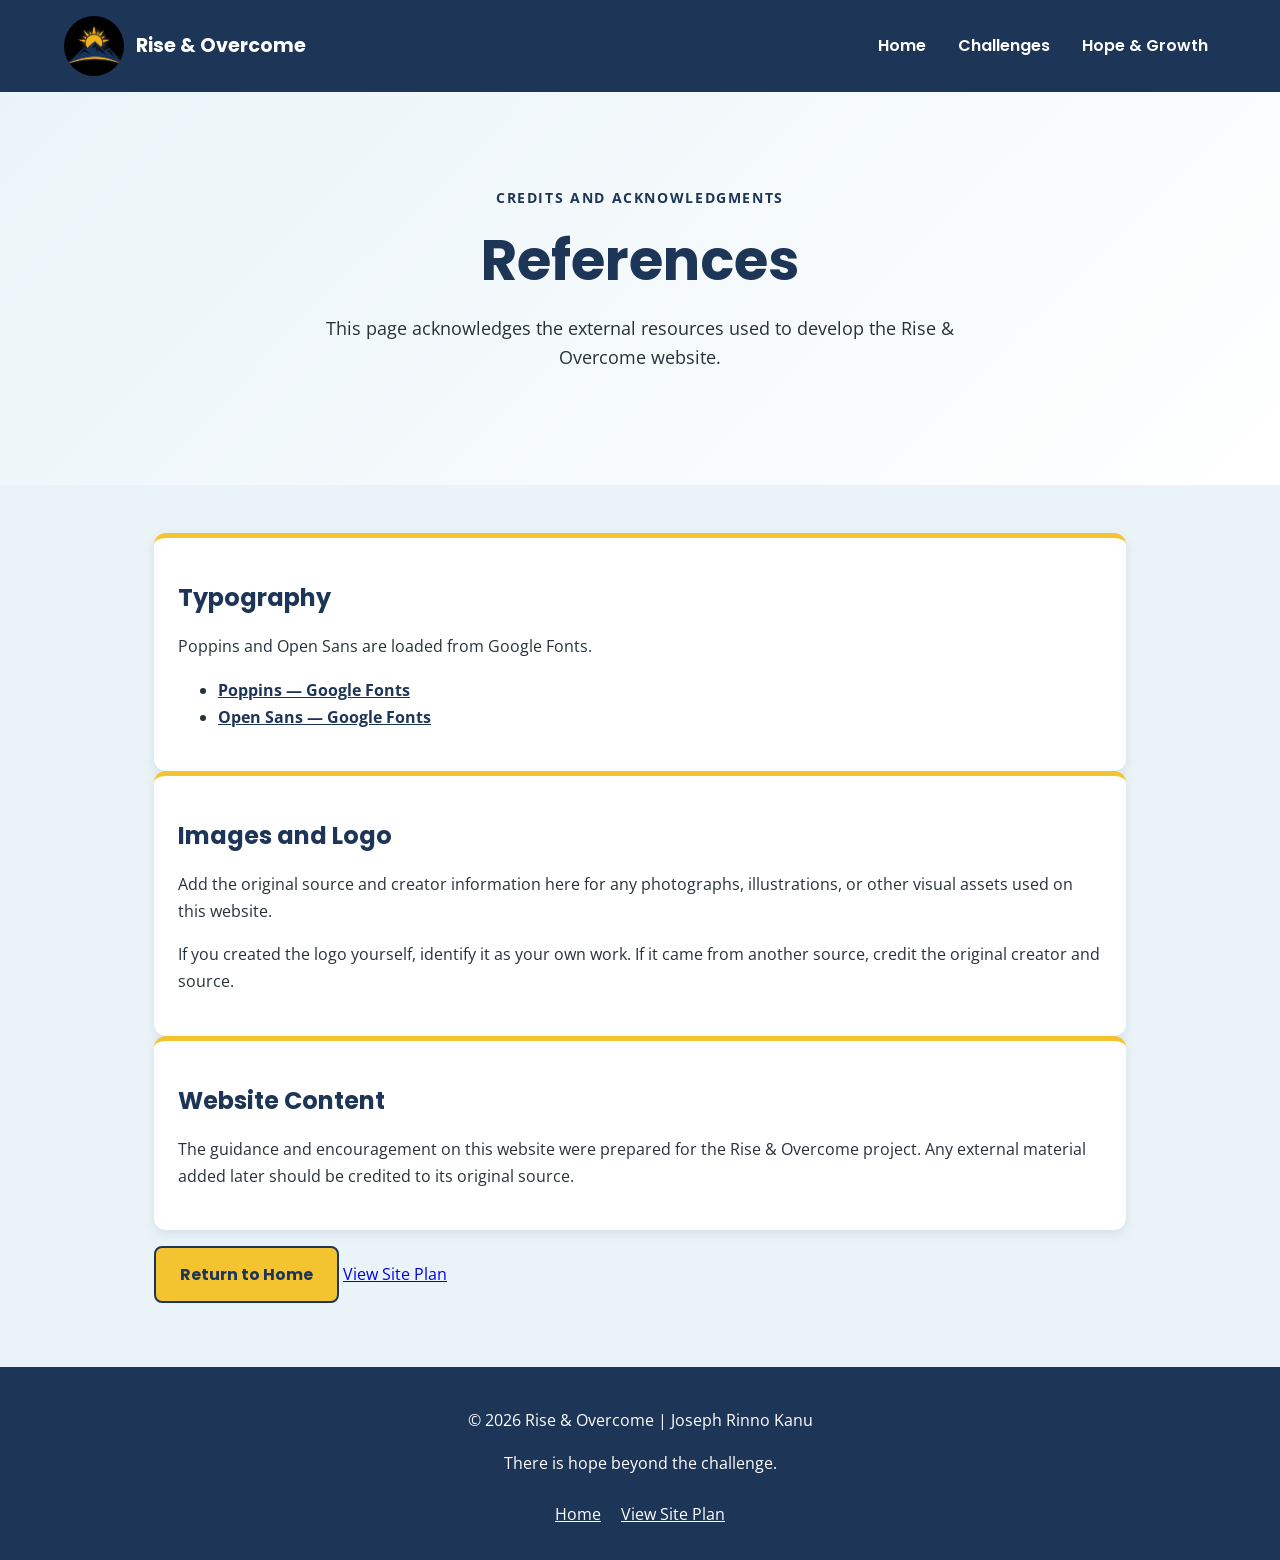
<file: project/references.html>
<!DOCTYPE html>
<html lang="en">
<head>
    <meta charset="UTF-8">
    <meta name="viewport" content="width=device-width, initial-scale=1.0">
    <meta name="description" content="References and acknowledgments for the Rise & Overcome website.">
    <meta name="author" content="Joseph Rinno Kanu">
    <title>References | Rise & Overcome</title>

    <link rel="preconnect" href="https://fonts.googleapis.com">
    <link rel="preconnect" href="https://fonts.gstatic.com" crossorigin>
    <link href="https://fonts.googleapis.com/css2?family=Open+Sans:wght@400;600;700&family=Poppins:wght@400;600;700&display=swap" rel="stylesheet">

    <link rel="stylesheet" href="styles/site.css">
</head>

<body>
    <header>
        <div class="header-content">
            <a class="logo-link" href="index.html">
                <img src="logo.png" alt="Rise & Overcome logo" width="70" height="70">
                <span>Rise &amp; Overcome</span>
            </a>

            <nav aria-label="Main navigation">
                <a href="index.html">Home</a>
                <a href="challenges.html">Challenges</a>
                <a href="growth.html">Hope &amp; Growth</a>
            </nav>
        </div>
    </header>

    <main>
        <section class="hero">
            <div class="hero-content">
                <p class="eyebrow">CREDITS AND ACKNOWLEDGMENTS</p>
                <h1>References</h1>
                <p class="hero-text">
                    This page acknowledges the external resources used
                    to develop the Rise &amp; Overcome website.
                </p>
            </div>
        </section>

        <section class="section-container">
            <article class="pathway-card">
                <h2>Typography</h2>
                <p>
                    Poppins and Open Sans are loaded from Google Fonts.
                </p>
                <ul>
                    <li>
                        <a href="https://fonts.google.com/specimen/Poppins"
                           target="_blank" rel="noopener noreferrer">
                            Poppins — Google Fonts
                        </a>
                    </li>
                    <li>
                        <a href="https://fonts.google.com/specimen/Open+Sans"
                           target="_blank" rel="noopener noreferrer">
                            Open Sans — Google Fonts
                        </a>
                    </li>
                </ul>
            </article>

            <article class="pathway-card">
                <h2>Images and Logo</h2>
                <p>
                    Add the original source and creator information here
                    for any photographs, illustrations, or other visual
                    assets used on this website.
                </p>
                <p>
                    If you created the logo yourself, identify it as
                    your own work. If it came from another source,
                    credit the original creator and source.
                </p>
            </article>

            <article class="pathway-card">
                <h2>Website Content</h2>
                <p>
                    The guidance and encouragement on this website were
                    prepared for the Rise &amp; Overcome project. Any
                    external material added later should be credited
                    to its original source.
                </p>
            </article>

            <p>
                <a class="button" href="index.html">Return to Home</a>
                <a href="siteplan.html">View Site Plan</a>
            </p>
        </section>
    </main>

    <footer>
        <p>&copy; <span id="current-year"></span> Rise &amp; Overcome | Joseph Rinno Kanu</p>
        <p>There is hope beyond the challenge.</p>
        <a href="index.html">Home</a>
        <a href="siteplan.html">View Site Plan</a>
    </footer>

    <script>
        document.querySelector("#current-year").textContent =
            new Date().getFullYear();
    </script>
</body>
</html>
</file>
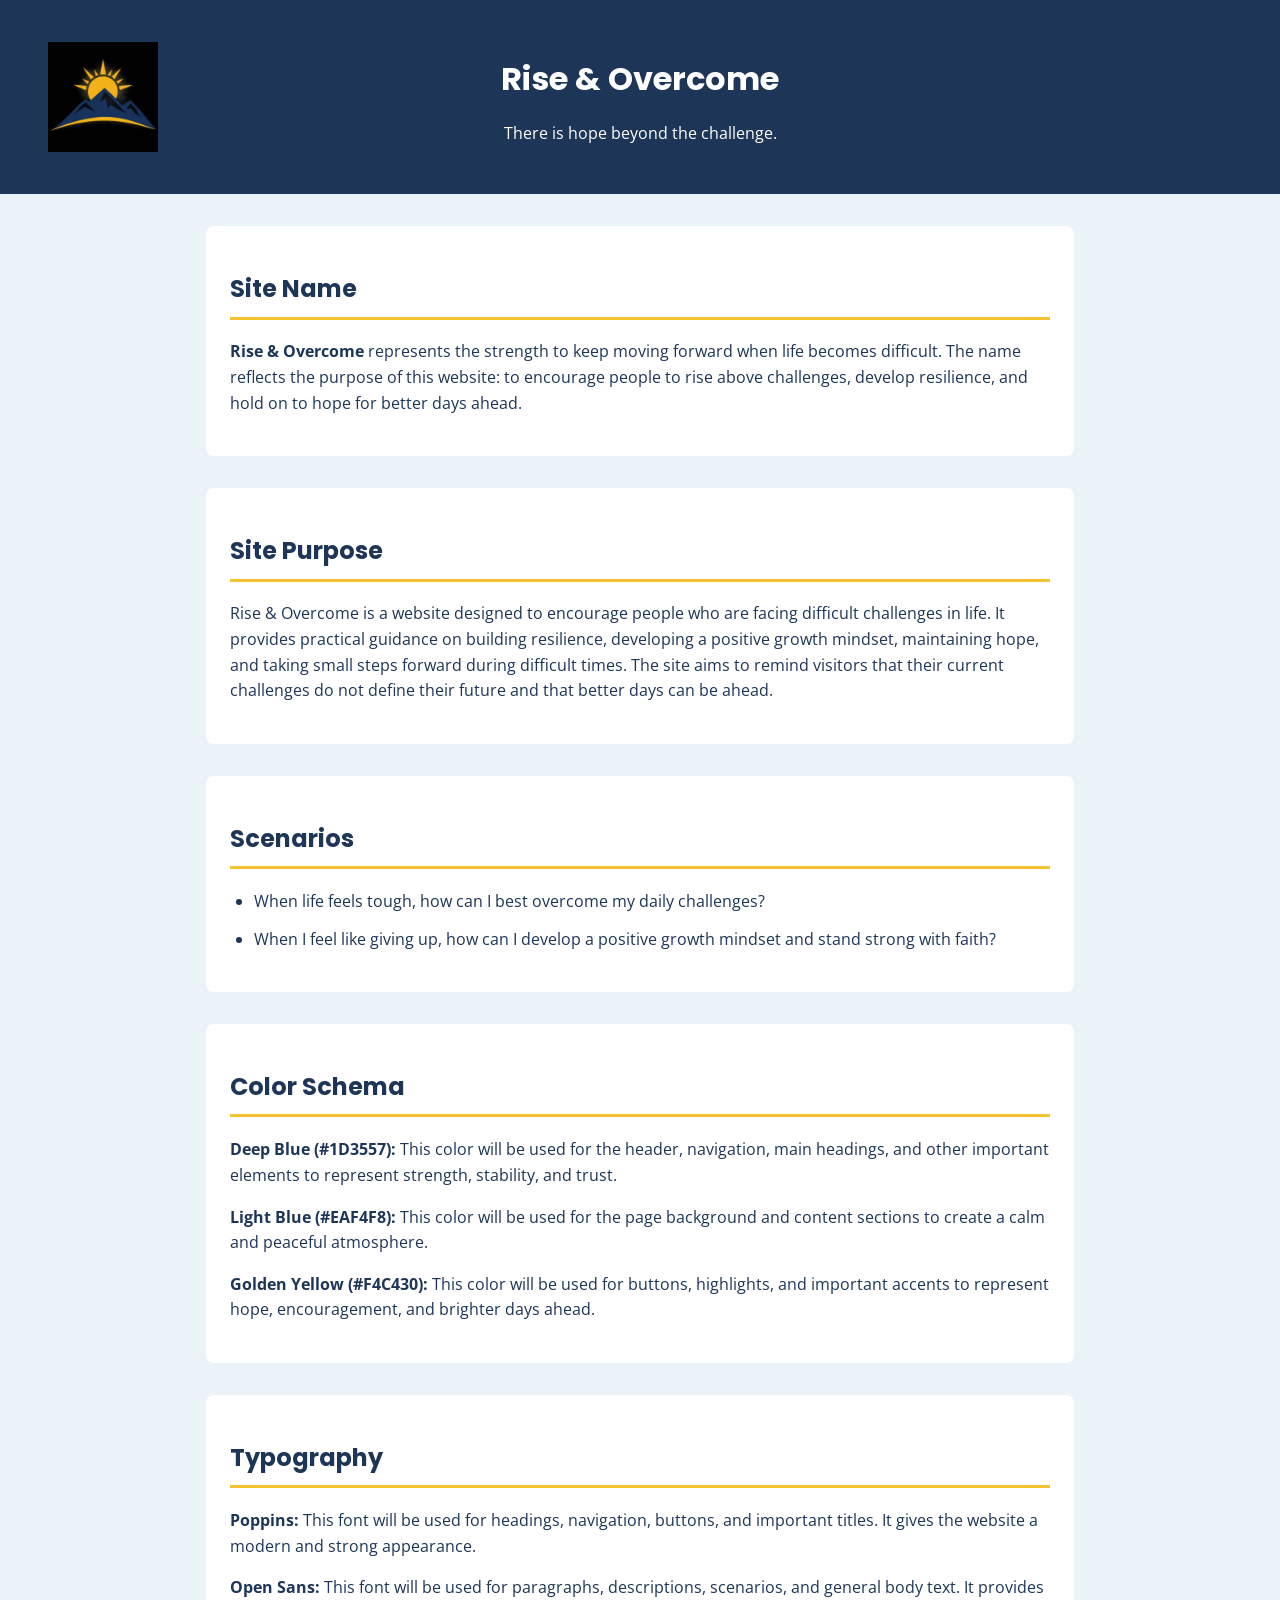
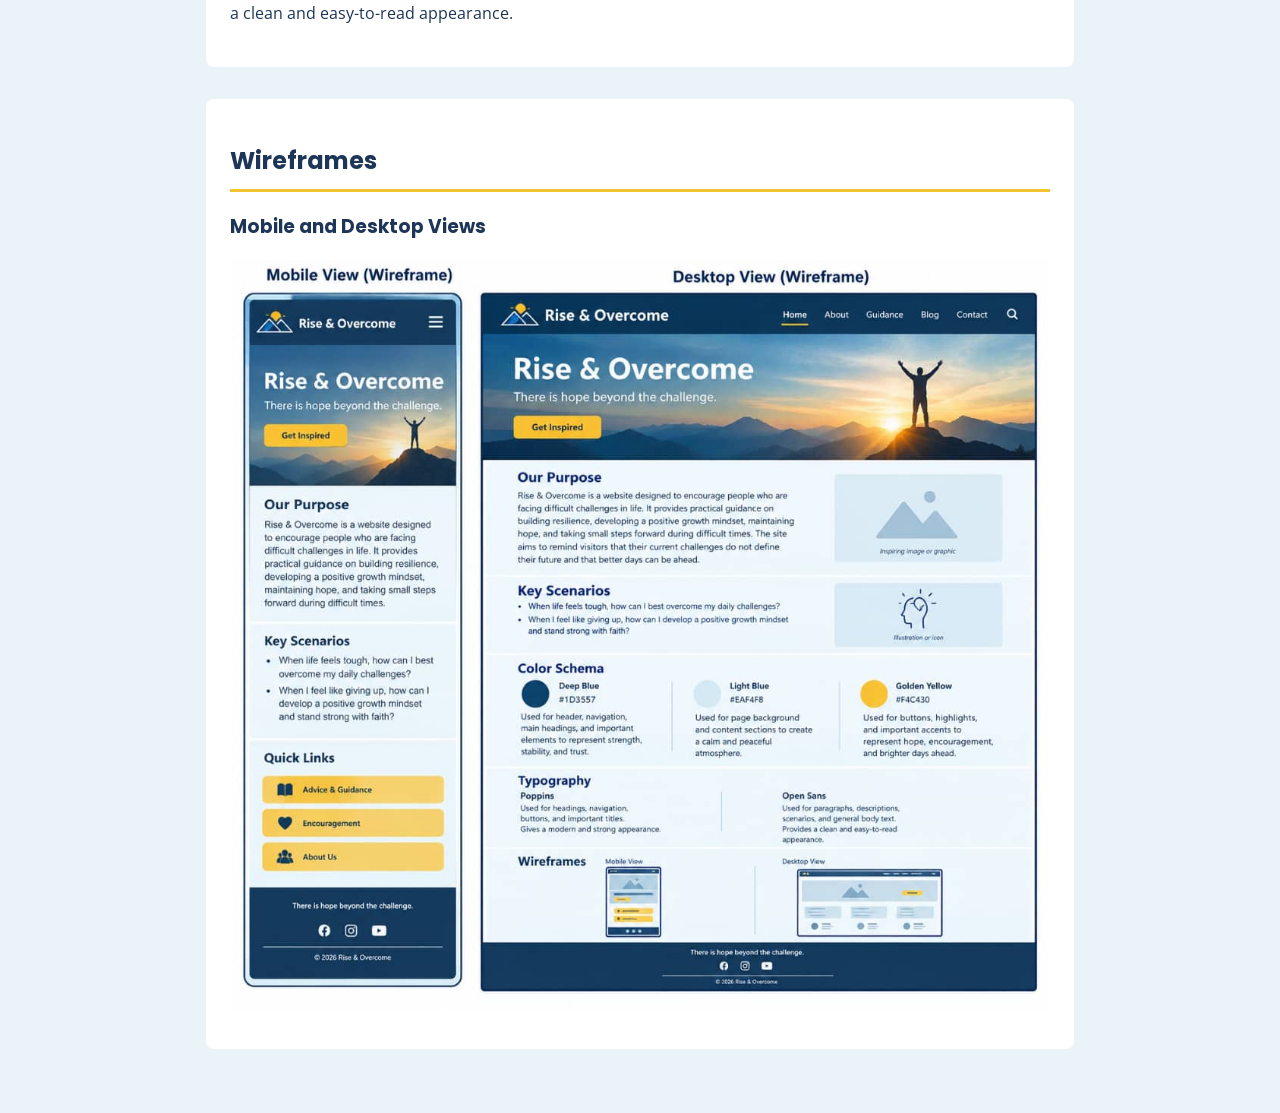
<file: project/siteplan.html>
<!DOCTYPE html>
<html lang="en">
<head>
    <meta charset="UTF-8">
    <meta name="viewport" content="width=device-width, initial-scale=1.0">
    <title>Rise & Overcome | Site Plan</title>
    <meta name="description" content="Rise & Overcome is a website plan for an inspirational site that encourages resilience, hope, faith, and a positive growth mindset when facing life's challenges.">
    <link rel="preconnect" href="https://fonts.googleapis.com">
<link rel="preconnect" href="https://fonts.gstatic.com" crossorigin>
<link href="https://fonts.googleapis.com/css2?family=Open+Sans&family=Poppins:wght@600;700&display=swap" rel="stylesheet">
    <link rel="stylesheet" href="siteplan.css">
</head>

<body>
    <header>
        
    <img src="logo.png" alt="Rise & Overcome logo">
    <h1>Rise & Overcome</h1>
    <p>There is hope beyond the challenge.</p>
        
    </header>
    <main>
    <section>
        <h2>Site Name</h2>
        
        <p><strong>Rise & Overcome</strong> represents the strength to keep moving forward when life becomes difficult. The name reflects the purpose of this website: to encourage people to rise above challenges, develop resilience, and hold on to hope for better days ahead.</p>
    </section>
    <section>
    <h2>Site Purpose</h2>
    <p>Rise & Overcome is a website designed to encourage people who are facing difficult challenges in life. It provides practical guidance on building resilience, developing a positive growth mindset, maintaining hope, and taking small steps forward during difficult times. The site aims to remind visitors that their current challenges do not define their future and that better days can be ahead.</p>
</section>
<section>
    <h2>Scenarios</h2>
    <ul>
        <li>When life feels tough, how can I best overcome my daily challenges?</li>
        <li>When I feel like giving up, how can I develop a positive growth mindset and stand strong with faith?</li>
    </ul>
</section>
<section>
    <h2>Color Schema</h2>
    <p><strong>Deep Blue (#1D3557):</strong> This color will be used for the header, navigation, main headings, and other important elements to represent strength, stability, and trust.</p>

    <p><strong>Light Blue (#EAF4F8):</strong> This color will be used for the page background and content sections to create a calm and peaceful atmosphere.</p>

    <p><strong>Golden Yellow (#F4C430):</strong> This color will be used for buttons, highlights, and important accents to represent hope, encouragement, and brighter days ahead.</p>
</section>
<section>
    <h2>Typography</h2>

    <p><strong>Poppins:</strong> This font will be used for headings, navigation, buttons, and important titles. It gives the website a modern and strong appearance.</p>

    <p><strong>Open Sans:</strong> This font will be used for paragraphs, descriptions, scenarios, and general body text. It provides a clean and easy-to-read appearance.</p>
</section>
<section>
    <h2>Wireframes</h2>

    <h3>Mobile and Desktop Views</h3>
    <img src="wireframes.png"
         alt="Wireframes showing the mobile and desktop layouts for the Rise & Overcome homepage">
</section>
</main>

</body>
</html>
</file>
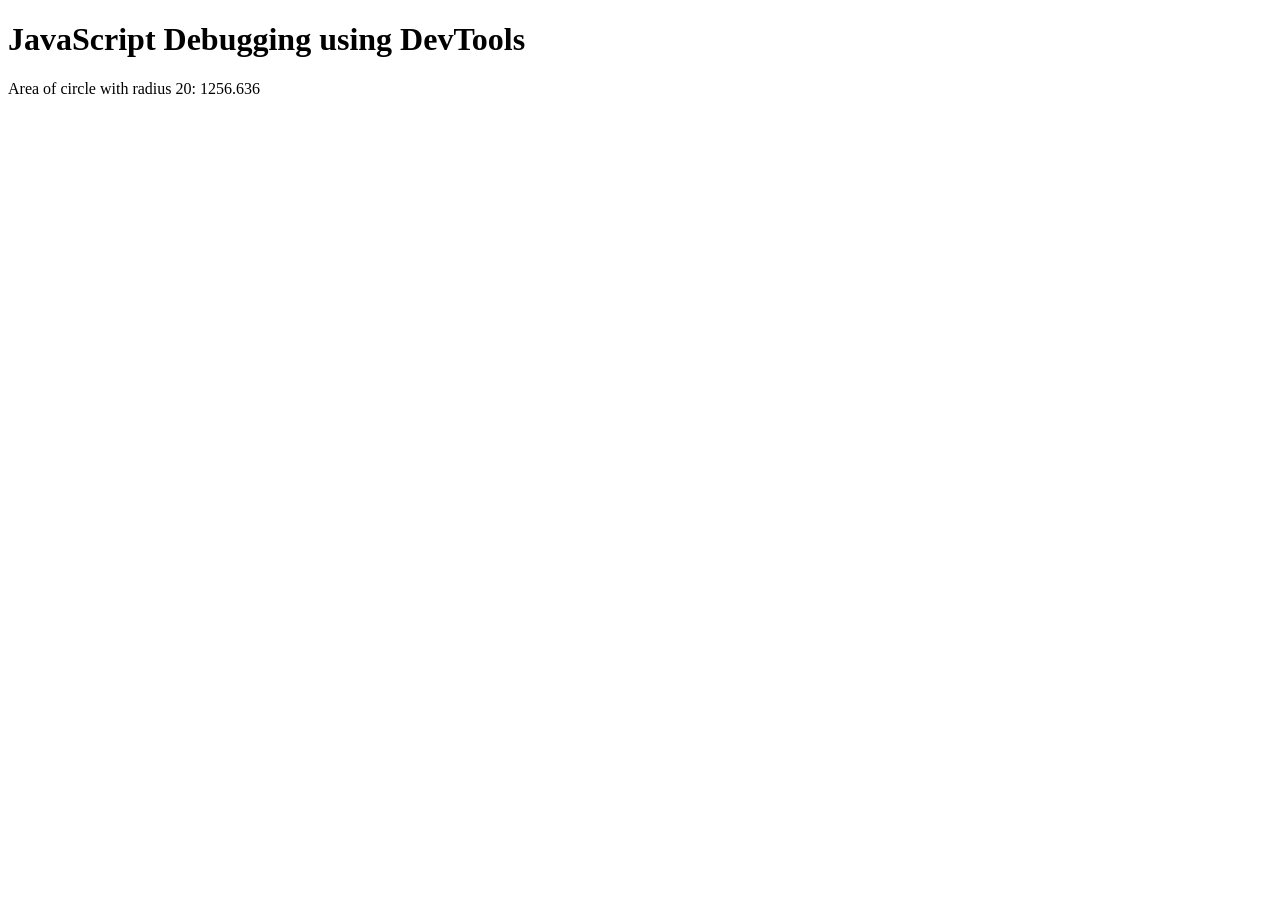
<file: week02/deburging.html>
<!DOCTYPE html>
<html lang="en">
<head>
    <meta charset="UTF-8">
    <meta name="viewport" content="width=device-width, initial-scale=1.0">
    <title>JavaScript Debugging</title>
</head>
<body>
    <h1>JavaScript Debugging using DevTools</h1>

    <p>
        Area of circle with radius <span id="radius"></span>:
        <span id="area"></span>
    </p>

    <script src="scripts/debugging.js"></script>
</body>
</html>
</file>
<file: styles/base.css>
@import url('https://fonts.googleapis.com/css2?family=Roboto:wght@400;700&family=Source+Sans+3:wght@600;700&display=swap');

* {
    box-sizing: border-box;
}

body {
    font-family: "Roboto", sans-serif;
    margin: 0;
    color: #222;
    background-color: #f4f4f4;
}

header {
    background-color: #1d3557;
    color: white;
}

#course-title {
    display: block;
    text-align: center;
    font-family: "Source Sans 3", sans-serif;
    font-size: 1.7rem;
    font-weight: 700;
    padding: 1.5rem;
}

nav {
    display: flex;
    justify-content: space-around;
    align-items: center;
    background-color: #457b9d;
}

nav a {
    flex: 1 1 auto;
    display: block;
    color: white;
    padding: 1rem;
    text-align: center;
    text-decoration: none;
    font-weight: 700;
}

nav a:hover {
    background-color: #f1fa8c;
    color: #1d3557;
}

main {
    max-width: 1000px;
    margin: 0 auto;
    padding: 1.5rem;
    display: grid;
    grid-template-columns: 2fr 1fr;
    gap: 1.5rem;
}

h1 {
    grid-column: 1 / -1;
    text-align: center;
    font-family: "Source Sans 3", sans-serif;
    color: #1d3557;
}

.card {
    border: 1px solid #ccc;
    background-color: white;
    border-radius: 8px;
    overflow: hidden;
}

.card h2 {
    margin: 0;
    padding: 0.8rem;
    text-align: center;
    background-color: #1d3557;
    color: white;
    font-family: "Source Sans 3", sans-serif;
}

.card img {
    width: 200px;
    height: auto;
    float: right;
    margin: 1rem;
}

.card p {
    padding: 1rem;
    line-height: 1.6;
}

footer {
    background-color: #1d3557;
    color: white;
    text-align: center;
    padding: 1rem;
    margin-top: 1.5rem;
}

footer p {
    margin: 0.5rem;
}
</file>
<file: project/styles/site.css>
/* Rise & Overcome - Main Stylesheet */

/* 1. Color and font settings */
:root {
    --deep-blue: #1D3557;
    --light-blue: #EAF4F8;
    --golden-yellow: #F4C430;
    --white: #FFFFFF;
    --text-color: #263238;
}

/* 2. Basic page settings */
* {
    box-sizing: border-box;
}

body {
    margin: 0;
    font-family: "Open Sans", sans-serif;
    color: var(--text-color);
    background-color: var(--light-blue);
    line-height: 1.7;
}

h1,
h2,
h3,
nav,
.button,
button {
    font-family: "Poppins", sans-serif;
}

h1,
h2,
h3 {
    color: var(--deep-blue);
    line-height: 1.3;
}

img {
    max-width: 100%;
    height: auto;
}

/* 3. Header and navigation */
header {
    background-color: var(--deep-blue);
    color: var(--white);
    padding: 1rem 5%;
}

.header-content {
    max-width: 1200px;
    margin: 0 auto;
    display: flex;
    align-items: center;
    justify-content: space-between;
    gap: 1rem;
    flex-wrap: wrap;
}

.logo-link {
    display: flex;
    align-items: center;
    gap: 0.75rem;
    color: var(--white);
    text-decoration: none;
    font-family: "Poppins", sans-serif;
    font-size: 1.2rem;
    font-weight: 700;
}

.logo-link img {
    width: 60px;
    height: 60px;
    object-fit: contain;
    border-radius: 50%;
}

nav {
    display: flex;
    flex-wrap: wrap;
    gap: 1rem;
}

nav a {
    color: var(--white);
    text-decoration: none;
    padding: 0.5rem;
    font-weight: 600;
}

nav a:hover,
nav a:focus,
footer a:hover,
footer a:focus {
    text-decoration: underline;
}

/* 4. Welcome hero section */
.hero {
    background: linear-gradient(135deg, #EAF4F8, #FFFFFF);
    padding: 5rem 5%;
    text-align: center;
}

.hero-content {
    max-width: 850px;
    margin: 0 auto;
}

.eyebrow {
    color: var(--deep-blue);
    font-weight: 700;
    letter-spacing: 0.12em;
    font-size: 0.85rem;
}

.hero h1 {
    font-size: clamp(2rem, 5vw, 3.5rem);
    margin: 1rem 0;
}

.hero-text {
    max-width: 700px;
    margin: 0 auto 2rem;
    font-size: 1.1rem;
}

/* 5. Buttons */
.button,
button {
    display: inline-block;
    background-color: var(--golden-yellow);
    color: var(--deep-blue);
    padding: 0.8rem 1.5rem;
    border: 2px solid var(--deep-blue);
    border-radius: 8px;
    text-decoration: none;
    font-weight: 700;
    cursor: pointer;
}

.button:hover,
button:hover {
    background-color: var(--deep-blue);
    color: var(--white);
}

a:focus-visible,
button:focus-visible {
    outline: 3px solid var(--golden-yellow);
    outline-offset: 4px;
}

/* 6. Content sections */
.section-container {
    max-width: 1100px;
    margin: 0 auto;
    padding: 3rem 5%;
}

.welcome {
    text-align: center;
}

.welcome p {
    max-width: 750px;
    margin: 0 auto;
}

.pathways h2,
.daily-encouragement h2 {
    text-align: center;
    margin-bottom: 2rem;
}

.card-grid {
    display: grid;
    grid-template-columns: repeat(3, minmax(0, 1fr));
    gap: 1.5rem;
}

.pathway-card {
    background-color: var(--white);
    padding: 1.5rem;
    border-radius: 12px;
    border-top: 5px solid var(--golden-yellow);
    box-shadow: 0 4px 12px rgb(29 53 87 / 10%);
}

.pathway-card h3 {
    margin-top: 0;
}

.pathway-card a {
    color: var(--deep-blue);
    font-weight: 700;
}

/* 7. Daily encouragement */
.daily-encouragement {
    background-color: var(--deep-blue);
    color: var(--white);
    text-align: center;
    padding: 2rem 0;
}

.daily-encouragement h2 {
    color: var(--white);
}

.daily-encouragement p {
    max-width: 700px;
    margin: 0 auto 1.5rem;
}

.daily-encouragement button {
    margin-bottom: 1rem;
}

/* 8. Footer */
footer {
    background-color: var(--deep-blue);
    color: var(--white);
    text-align: center;
    padding: 1.5rem;
}

footer a {
    display: inline-block;
    color: var(--white);
    margin: 0.5rem;
}

/* 9. Mobile responsive layout */
@media screen and (max-width: 700px) {
    .header-content {
        flex-direction: column;
        text-align: center;
    }

    nav {
        justify-content: center;
        gap: 0.25rem;
    }

    .hero {
        padding: 3rem 1.25rem;
    }

    .section-container {
        padding: 2.5rem 1.25rem;
    }

    .card-grid {
        grid-template-columns: 1fr;
    }

    .logo-link {
        font-size: 1.1rem;
    }
    /* Personal reflection feature */
.reflection {
    max-width: 800px;
}

.reflection textarea {
    display: block;
    width: 100%;
    margin: 0.75rem 0 1rem;
    padding: 1rem;
    font: inherit;
    border: 2px solid var(--deep-blue);
    border-radius: 8px;
    background-color: var(--white);
    resize: vertical;
}

.reflection label {
    display: block;
    font-weight: 700;
}

#save-message {
    font-weight: 600;
    overflow-wrap: anywhere;
}
}
</file>
<file: styles/form.css>
/* ---------- General Page Styling ---------- */

* {
    box-sizing: border-box;
}

body {
    font-family: Arial, sans-serif;
    line-height: 1.5;
    margin: 0;
    background-color: #f1f5f9;
    color: #1e293b;
}

/* ---------- Header ---------- */

header {
    background-color: #1d3557;
    color: white;
    text-align: center;
    padding: 1.5rem;
}

header h1 {
    margin: 0;
    font-size: 2rem;
}

/* ---------- Main Content ---------- */

main {
    max-width: 700px;
    margin: 2rem auto;
    padding: 0 1rem;
}

/* ---------- Form and Confirmation Card ---------- */

form,
.confirmation {
    background-color: white;
    padding: 1.5rem;
    border-radius: 10px;
    box-shadow: 0 2px 8px rgba(0, 0, 0, 0.12);
}

/* ---------- Labels ---------- */

form > label {
    display: block;
    margin-bottom: 0.4rem;
    color: #1d3557;
    font-weight: bold;
}

/* ---------- Select, Inputs, and Textarea ---------- */

select,
input[type="date"],
input[type="text"],
textarea {
    display: block;
    width: 100%;
    margin-bottom: 1.2rem;
    padding: 0.75rem;
    border: 1px solid #64748b;
    border-radius: 5px;
    background-color: white;
    color: #1e293b;
    font-size: 1rem;
    font-family: inherit;
}

textarea {
    min-height: 120px;
    resize: vertical;
}

/* ---------- Focus States ---------- */

select:focus,
input[type="date"]:focus,
input[type="text"]:focus,
textarea:focus,
input[type="radio"]:focus,
input[type="checkbox"]:focus {
    outline: 3px solid #a8dadc;
    outline-offset: 2px;
}

/* ---------- Fieldsets ---------- */

fieldset {
    margin: 0 0 1.2rem;
    padding: 1rem;
    border: 1px solid #94a3b8;
    border-radius: 6px;
}

legend {
    padding: 0 0.4rem;
    color: #1d3557;
    font-weight: bold;
}

/* ---------- Radio Buttons and Checkboxes ---------- */

fieldset label {
    display: inline-block;
    margin: 0.4rem 0.8rem 0.4rem 0;
    color: #334155;
    font-weight: normal;
}

input[type="radio"],
input[type="checkbox"] {
    accent-color: #1d3557;
    margin-right: 0.3rem;
}

/* ---------- Rating ---------- */

fieldset:first-of-type label {
    font-size: 1.15rem;
}

/* ---------- Submit Button ---------- */

input[type="submit"] {
    width: 100%;
    padding: 0.85rem;
    border: none;
    border-radius: 6px;
    background-color: #1d3557;
    color: white;
    font-size: 1.1rem;
    font-weight: bold;
    cursor: pointer;
}

input[type="submit"]:hover {
    background-color: #457b9d;
}

input[type="submit"]:focus {
    outline: 3px solid #a8dadc;
    outline-offset: 2px;
}

/* ---------- Confirmation Page ---------- */

.confirmation {
    text-align: center;
}

.confirmation h2 {
    margin-top: 0;
    color: #1d3557;
}

#reviewCount {
    color: #1d3557;
    font-size: 1.2rem;
    font-weight: bold;
}

/* ---------- Footer ---------- */

footer {
    margin-top: 2rem;
    padding: 1.5rem;
    background-color: #1d3557;
    color: white;
    text-align: center;
}

footer p {
    margin: 0.3rem;
}

/* ---------- Responsive Design ---------- */

@media (max-width: 600px) {
    header h1 {
        font-size: 1.6rem;
    }

    main {
        margin: 1rem auto;
        padding: 0 0.75rem;
    }

    form,
    .confirmation {
        padding: 1rem;
    }

    fieldset label {
        display: block;
        margin-bottom: 0.6rem;
    }

    fieldset:first-of-type label {
        font-size: 1.1rem;
    }
}
</file>
<file: styles/place.css>
:root {
    --primary-color: #1f6f43;
    --secondary-color: #f4f4f4;
    --accent-color: #ffffff;
    --text-color: #222;
    --heading-color: #1f6f43;
}
* {
    box-sizing: border-box;
}

body {
    margin: 0;
    font-family: Arial, sans-serif;
    color: var(--text-color);
    background-color: var(--secondary-color);
}

header {
    background-color: var(--primary-color);
    color: var(--accent-color);
    text-align: center;
    padding: 1rem;
}

header h1 {
    margin: 0;
}

main {
    max-width: 1200px;
    margin: 0 auto;
}
picture {
    display: block;
}

picture img {
    width: 100%;
    height: auto;
    display: block;
}
.data,
.weather {
    background-color: var(--accent-color);
    padding: 1.5rem;
    margin: 1rem;
    border-radius: 8px;
}

.data h2,
.weather h2 {
    color: var(--heading-color);
    margin-top: 0;
}

.data p,
.weather p {
    margin: 0.7rem 0;
}
.weather img {
    width: 60px;
    height: 60px;
} 

footer {
    background-color: var(--primary-color);
    color: var(--accent-color);
    text-align: center;
    padding: 1rem;
    margin-top: 1rem;
}

footer p {
    margin: 0.4rem;
}
@media screen and (min-width: 768px) {
    main {
        position: relative;
    }

    .data,
    .weather {
        position: absolute;
        width: 300px;
        margin: 0;
    }

    .data {
        top: 2rem;
        left: 2rem;
    }

    .weather {
        bottom: 2rem;
        right: 2rem;
    }

    .weather img {
        display: none;
    }

    .weather h2::after {
        content: " ⛅";
    }
}
</file>
<file: styles/temples.css>
* {
    box-sizing: border-box;
}

body {
    margin: 0;
    font-family: 'Roboto', sans-serif;
    background-color: #f4f4f4;
    color: #222;
}

header {
    background-color: #1f4e5f;
    color: white;
    padding: 1rem;
    text-align: center;
}

.site-title {
    margin: 0 0 1rem;
    font-size: 2rem;
    font-weight: bold;
}

#menu-button {
    background: none;
    border: none;
    color: white;
    font-size: 2rem;
    cursor: pointer;
}

nav {
    display: none;
    flex-direction: column;
    gap: 0.5rem;
    margin-top: 1rem;
}

nav.open {
    display: flex;
}

nav a {
    color: white;
    text-decoration: none;
    padding: 0.7rem;
    font-weight: bold;
}

nav a:hover {
    background-color: #163b49;
    border-radius: 5px;
}

main {
    max-width: 1100px;
    margin: 0 auto;
    padding: 1rem;
}

main h1 {
    text-align: center;
    margin-bottom: 1.5rem;
}

.temple-grid {
    display: grid;
    grid-template-columns: 1fr;
    gap: 1.5rem;
}

figure {
    margin: 0;
    background-color: white;
    padding: 1rem;
    text-align: center;
    border-radius: 8px;
    box-shadow: 0 2px 6px rgba(0, 0, 0, 0.15);
}

figure img {
    width: 100%;
    height: auto;
    display: block;
}

figcaption {
    padding-top: 0.8rem;
    font-weight: bold;
}

footer {
    background-color: #1f4e5f;
    color: white;
    text-align: center;
    padding: 1rem;
    margin-top: 2rem;
}
</file>
<file: styles/temples-large.css>
@media only screen and (min-width: 32rem) {

    header {
        display: flex;
        align-items: center;
        justify-content: space-between;
        padding: 1rem 2rem;
    }

    .site-title {
        margin: 0;
    }

    #menu-button {
        display: none;
    }

    nav {
        display: flex;
        flex-direction: row;
        margin-top: 0;
        gap: 0.5rem;
    }

    nav a {
        padding: 0.7rem 1rem;
    }

    .temple-grid {
        grid-template-columns: repeat(3, 1fr);
    }
}
</file>
<file: project/siteplan.css>
body {
    background-color: #EAF4F8;
    color: #1D3557;
}

header {
    background-color: #1D3557;
    color: white;
}

h2 {
    color: #1D3557;
}

strong {
    color: #1D3557;
}
body {
    font-family: "Open Sans", sans-serif;
}

h1,
h2,
h3 {
    font-family: "Poppins", sans-serif;
}
* {
    box-sizing: border-box;
}

body {
    margin: 0;
    line-height: 1.6;
}

header {
    text-align: center;
    padding: 2rem 1rem;
}

main {
    max-width: 900px;
    margin: 0 auto;
    padding: 2rem 1rem;
}

section {
    background-color: white;
    margin-bottom: 2rem;
    padding: 1.5rem;
    border-radius: 8px;
}

h1 {
    margin-bottom: 0.5rem;
}

h2 {
    border-bottom: 3px solid #F4C430;
    padding-bottom: 0.5rem;
}

p {
    margin-bottom: 1rem;
}
img {
    display: block;
    max-width: 100%;
    height: auto;
    margin: 1rem auto;
}
ul {
    padding-left: 1.5rem;
}

li {
    margin-bottom: 0.75rem;
}
header {
    position: relative;
}

header img {
    position: absolute;
    left: 3rem;
    top: 50%;
    transform: translateY(-50%);
    width: 110px;
    height: auto;
    margin: 0;
}
@media screen and (max-width: 600px) {
    header img {
        position: static;
        transform: none;
        width: 70px;
        margin: 0 auto 1rem;
    }
}
</file>
